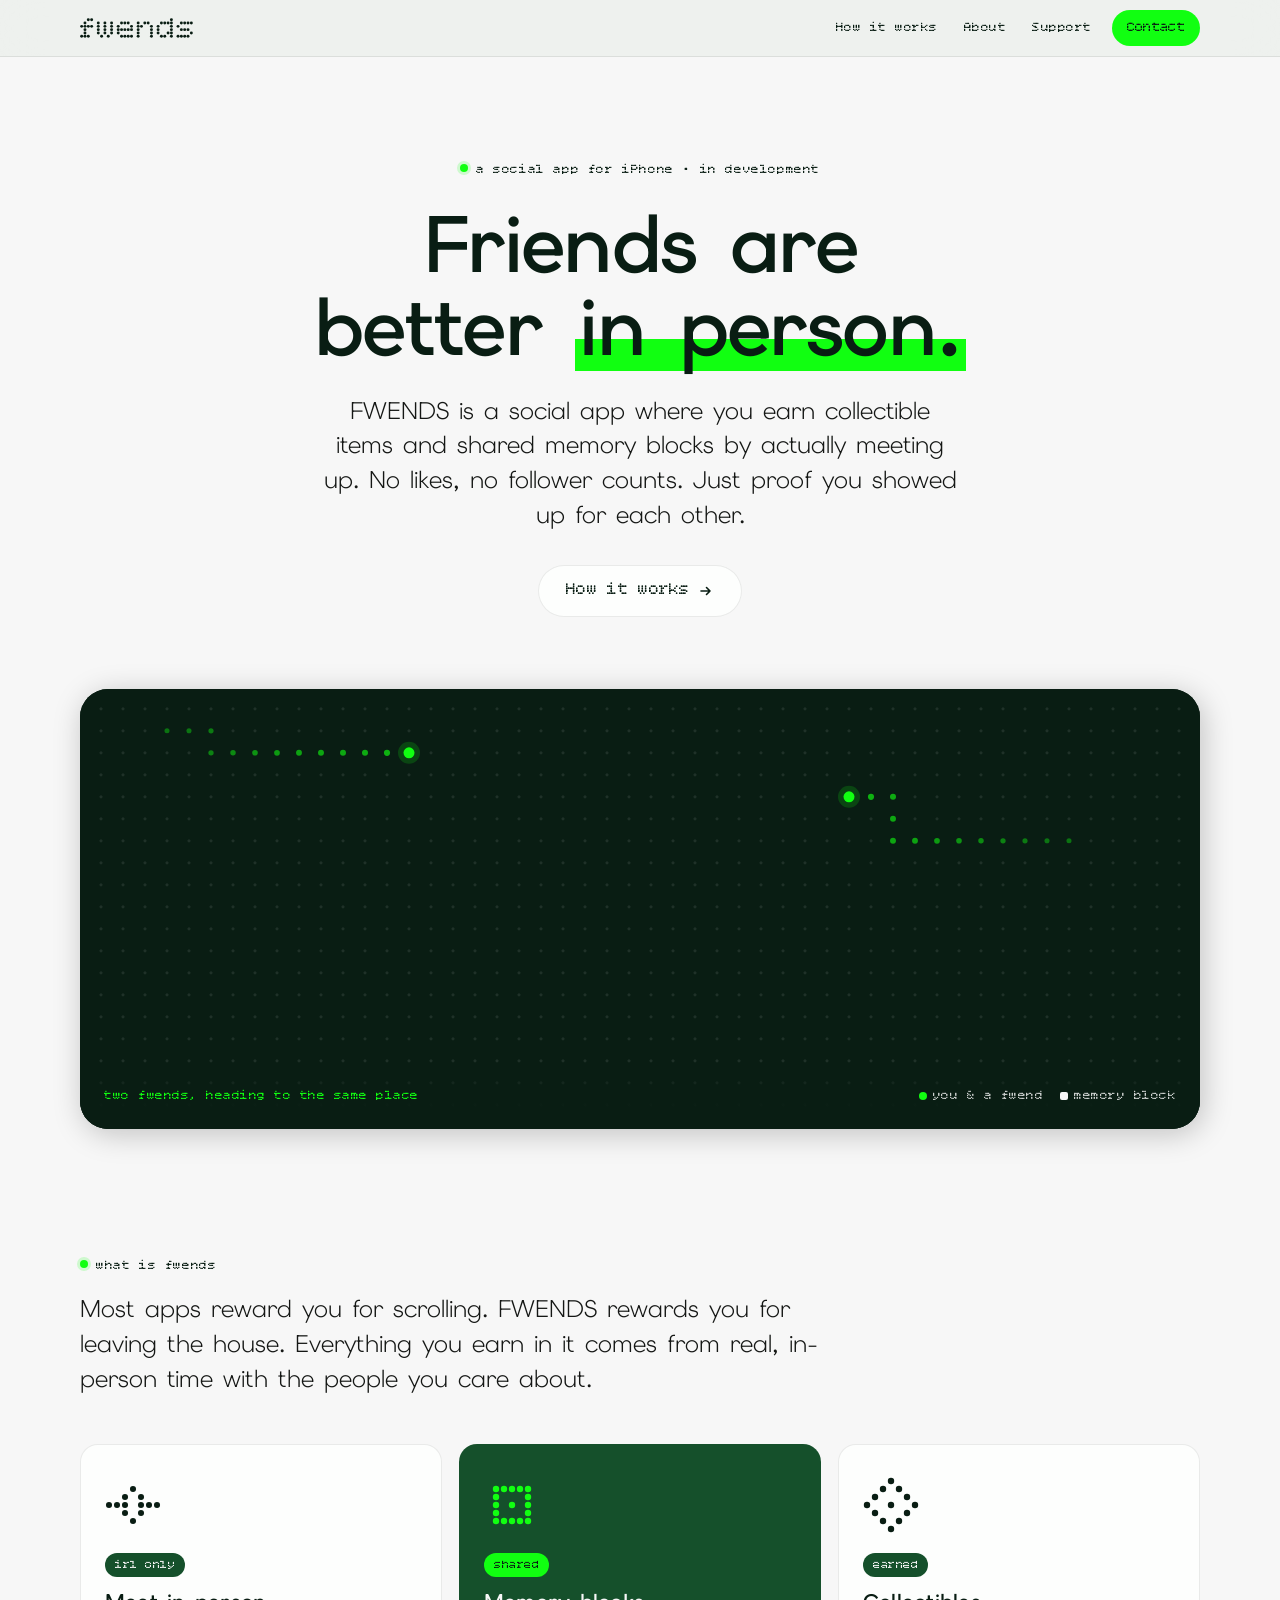
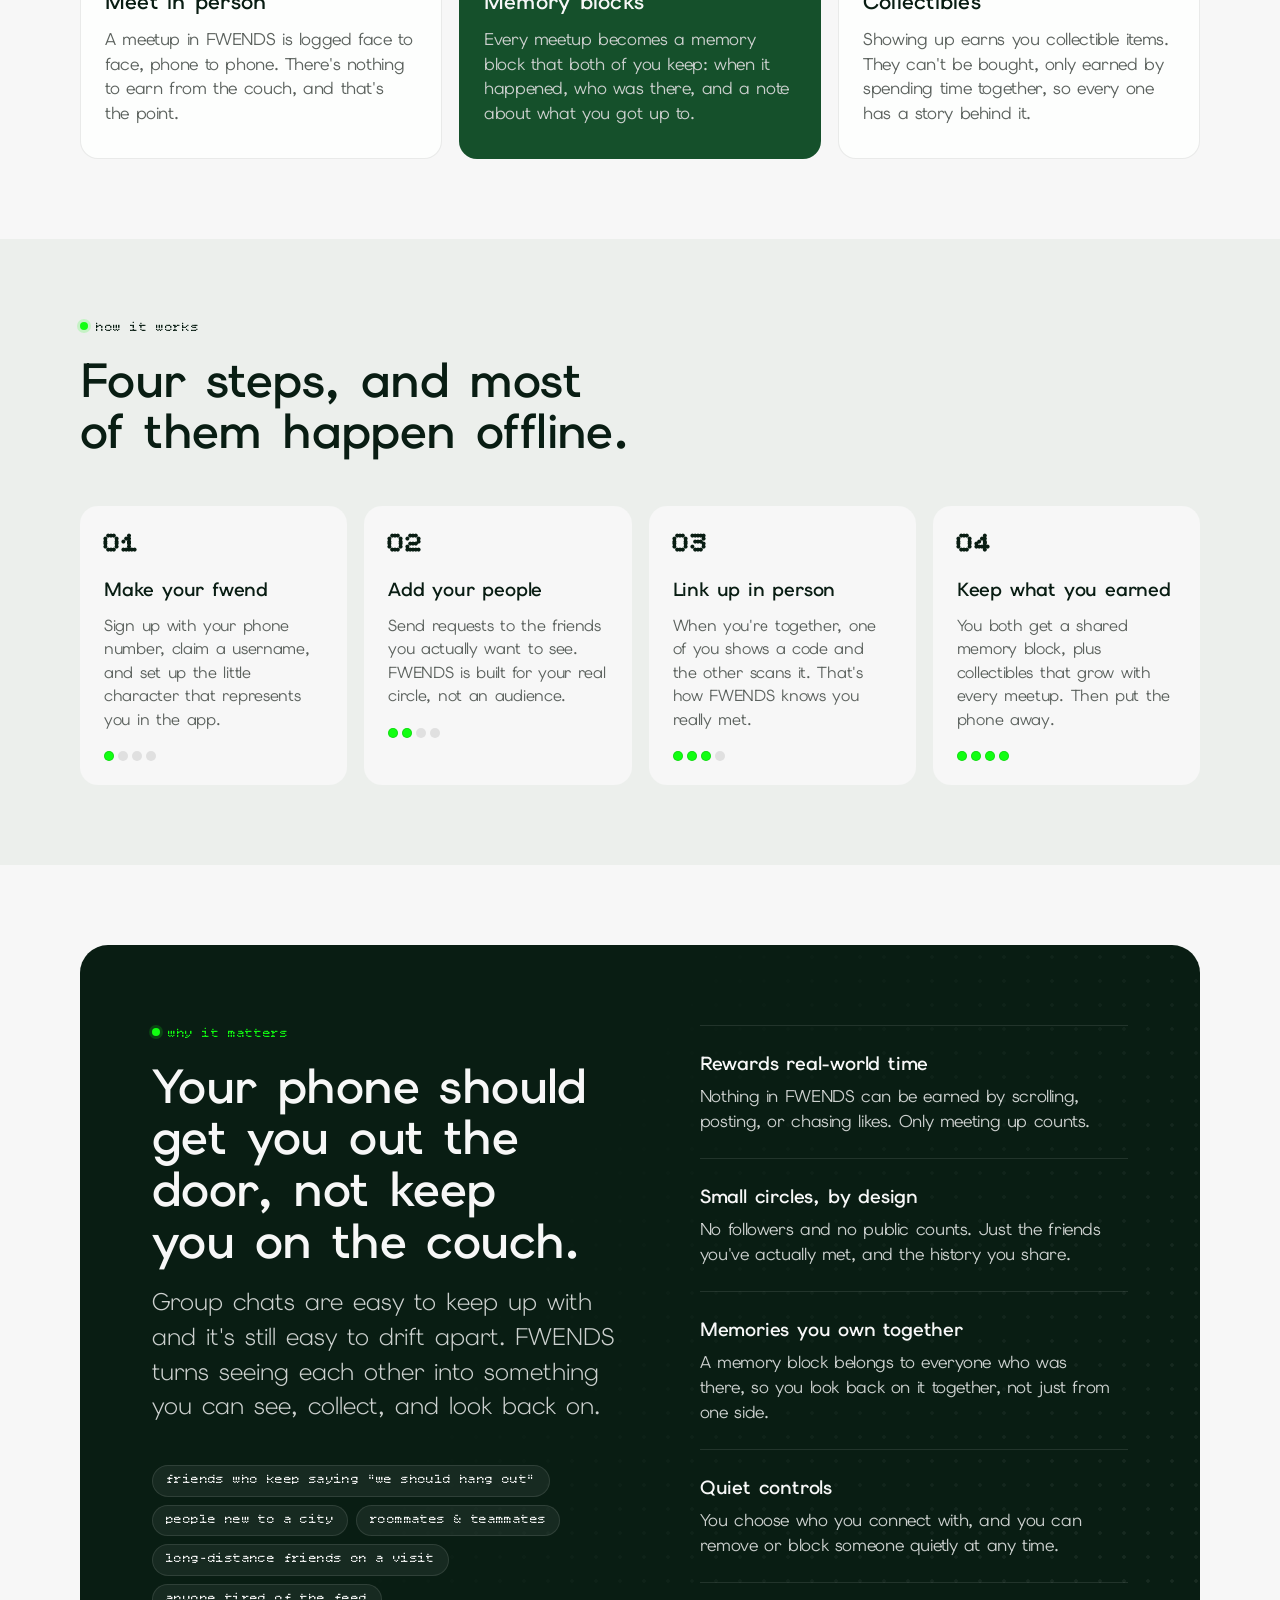
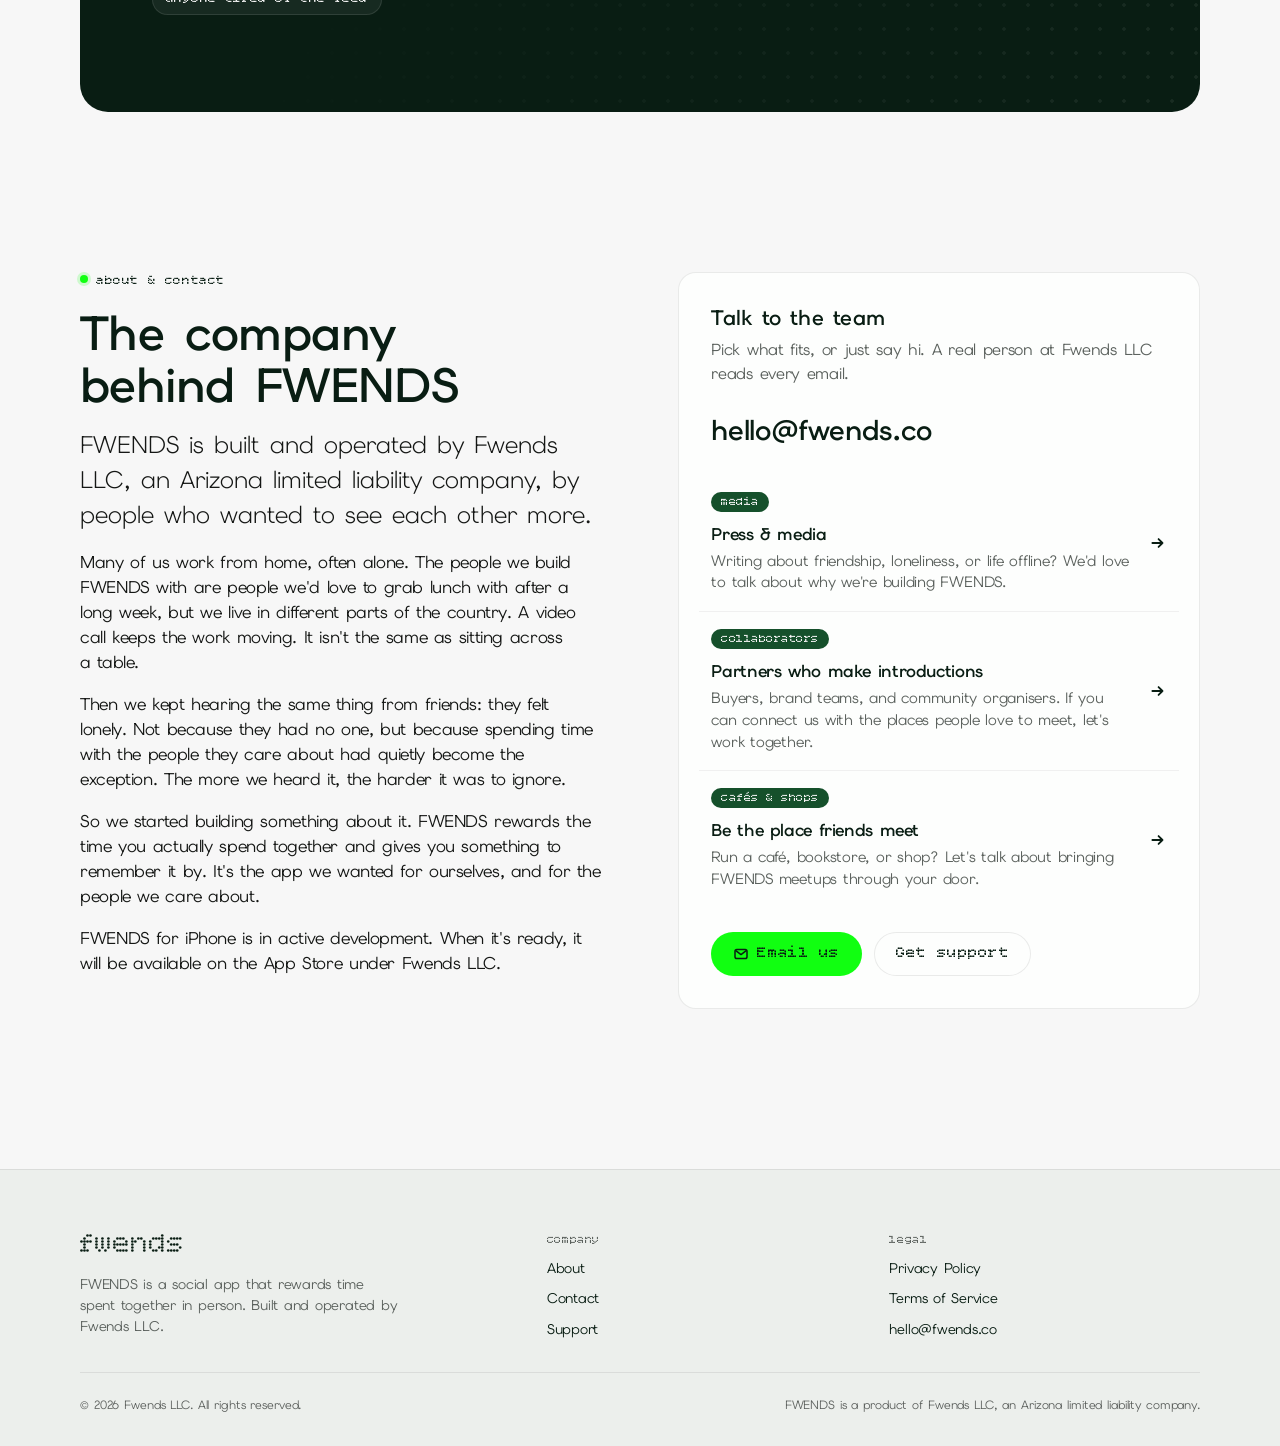
<file: index.html>
<!doctype html>
<html lang="en">
<head>
<meta charset="utf-8">
<meta name="viewport" content="width=device-width, initial-scale=1">
<title>FWENDS: meet up in person, keep the memory | Fwends LLC</title>
<meta name="description" content="FWENDS is a social app by Fwends LLC where you earn collectible items and shared memory blocks by meeting your friends in person.">
<link rel="canonical" href="https://fwends.co/">
<meta name="theme-color" content="#ecefec">
<meta name="author" content="Fwends LLC">
<link rel="icon" href="/favicon.svg" type="image/svg+xml">
<link rel="apple-touch-icon" href="/apple-touch-icon.png">
<link rel="preload" href="/assets/fonts/elms-sans.woff2" as="font" type="font/woff2" crossorigin>
<link rel="preload" href="/assets/fonts/bitcount-single.woff2" as="font" type="font/woff2" crossorigin>
<link rel="stylesheet" href="/assets/css/site.css?v=def627a1">
<meta property="og:type" content="website">
<meta property="og:site_name" content="FWENDS">
<meta property="og:title" content="FWENDS: meet up in person, keep the memory | Fwends LLC">
<meta property="og:description" content="FWENDS is a social app by Fwends LLC where you earn collectible items and shared memory blocks by meeting your friends in person.">
<meta property="og:url" content="https://fwends.co/">
<meta property="og:image" content="https://fwends.co/assets/og.png">
<meta property="og:image:width" content="1200">
<meta property="og:image:height" content="630">
<meta property="og:image:alt" content="The fwends wordmark in green dots above the line: Meet up in person. Keep the memory.">
<meta name="twitter:card" content="summary_large_image">
<meta name="twitter:title" content="FWENDS: meet up in person, keep the memory | Fwends LLC">
<meta name="twitter:description" content="FWENDS is a social app by Fwends LLC where you earn collectible items and shared memory blocks by meeting your friends in person.">
<meta name="twitter:image" content="https://fwends.co/assets/og.png">
<script src="/assets/js/site.js?v=56af5e4e" defer></script>
</head>
<body>
<a class="skip-link" href="#main">Skip to content</a>
<header class="site-header">
  <div class="container site-header__inner">
    <a class="wordmark" href="/" aria-label="FWENDS home"><svg width="113" height="20" viewBox="0 0 34 6" aria-hidden="true" focusable="false"><g fill="currentColor"><circle cx="2.5" cy="0.5" r="0.44"/><circle cx="3.5" cy="0.5" r="0.44"/><circle cx="27.5" cy="0.5" r="0.44"/><circle cx="1.5" cy="1.5" r="0.44"/><circle cx="5.5" cy="1.5" r="0.44"/><circle cx="7.5" cy="1.5" r="0.44"/><circle cx="9.5" cy="1.5" r="0.44"/><circle cx="12.5" cy="1.5" r="0.44"/><circle cx="13.5" cy="1.5" r="0.44"/><circle cx="14.5" cy="1.5" r="0.44"/><circle cx="17.5" cy="1.5" r="0.44"/><circle cx="19.5" cy="1.5" r="0.44"/><circle cx="20.5" cy="1.5" r="0.44"/><circle cx="24.5" cy="1.5" r="0.44"/><circle cx="25.5" cy="1.5" r="0.44"/><circle cx="26.5" cy="1.5" r="0.44"/><circle cx="27.5" cy="1.5" r="0.44"/><circle cx="30.5" cy="1.5" r="0.44"/><circle cx="31.5" cy="1.5" r="0.44"/><circle cx="32.5" cy="1.5" r="0.44"/><circle cx="33.5" cy="1.5" r="0.44"/><circle cx="0.5" cy="2.5" r="0.44"/><circle cx="1.5" cy="2.5" r="0.44"/><circle cx="2.5" cy="2.5" r="0.44"/><circle cx="3.5" cy="2.5" r="0.44"/><circle cx="5.5" cy="2.5" r="0.44"/><circle cx="7.5" cy="2.5" r="0.44"/><circle cx="9.5" cy="2.5" r="0.44"/><circle cx="11.5" cy="2.5" r="0.44"/><circle cx="15.5" cy="2.5" r="0.44"/><circle cx="17.5" cy="2.5" r="0.44"/><circle cx="18.5" cy="2.5" r="0.44"/><circle cx="21.5" cy="2.5" r="0.44"/><circle cx="23.5" cy="2.5" r="0.44"/><circle cx="27.5" cy="2.5" r="0.44"/><circle cx="29.5" cy="2.5" r="0.44"/><circle cx="1.5" cy="3.5" r="0.44"/><circle cx="5.5" cy="3.5" r="0.44"/><circle cx="7.5" cy="3.5" r="0.44"/><circle cx="9.5" cy="3.5" r="0.44"/><circle cx="11.5" cy="3.5" r="0.44"/><circle cx="12.5" cy="3.5" r="0.44"/><circle cx="13.5" cy="3.5" r="0.44"/><circle cx="14.5" cy="3.5" r="0.44"/><circle cx="15.5" cy="3.5" r="0.44"/><circle cx="17.5" cy="3.5" r="0.44"/><circle cx="21.5" cy="3.5" r="0.44"/><circle cx="23.5" cy="3.5" r="0.44"/><circle cx="27.5" cy="3.5" r="0.44"/><circle cx="30.5" cy="3.5" r="0.44"/><circle cx="31.5" cy="3.5" r="0.44"/><circle cx="32.5" cy="3.5" r="0.44"/><circle cx="1.5" cy="4.5" r="0.44"/><circle cx="5.5" cy="4.5" r="0.44"/><circle cx="7.5" cy="4.5" r="0.44"/><circle cx="9.5" cy="4.5" r="0.44"/><circle cx="11.5" cy="4.5" r="0.44"/><circle cx="17.5" cy="4.5" r="0.44"/><circle cx="21.5" cy="4.5" r="0.44"/><circle cx="23.5" cy="4.5" r="0.44"/><circle cx="26.5" cy="4.5" r="0.44"/><circle cx="27.5" cy="4.5" r="0.44"/><circle cx="33.5" cy="4.5" r="0.44"/><circle cx="0.5" cy="5.5" r="0.44"/><circle cx="1.5" cy="5.5" r="0.44"/><circle cx="2.5" cy="5.5" r="0.44"/><circle cx="6.5" cy="5.5" r="0.44"/><circle cx="8.5" cy="5.5" r="0.44"/><circle cx="12.5" cy="5.5" r="0.44"/><circle cx="13.5" cy="5.5" r="0.44"/><circle cx="14.5" cy="5.5" r="0.44"/><circle cx="15.5" cy="5.5" r="0.44"/><circle cx="17.5" cy="5.5" r="0.44"/><circle cx="21.5" cy="5.5" r="0.44"/><circle cx="24.5" cy="5.5" r="0.44"/><circle cx="25.5" cy="5.5" r="0.44"/><circle cx="27.5" cy="5.5" r="0.44"/><circle cx="29.5" cy="5.5" r="0.44"/><circle cx="30.5" cy="5.5" r="0.44"/><circle cx="31.5" cy="5.5" r="0.44"/><circle cx="32.5" cy="5.5" r="0.44"/></g></svg></a>
    <button class="nav-toggle" type="button" aria-controls="site-nav" aria-expanded="false" aria-label="Open menu"><span></span></button>
    <nav class="site-nav" id="site-nav" aria-label="Main">
      <ul><li><a href="/#how">How it works</a></li><li><a href="/#about">About</a></li><li><a href="/support/">Support</a></li></ul>
      <a class="btn btn--primary btn--sm" href="/#contact">Contact</a>
    </nav>
  </div>
</header>
<main id="main">

<section class="hero" aria-labelledby="hero-title">
  <div class="container">
    <div class="hero__copy">
      <span class="eyebrow">a social app for iPhone · in development</span>
      <h1 class="display-hero" id="hero-title">Friends are better <span class="hl">in person.</span></h1>
      <p class="lead">FWENDS is a social app where you earn collectible items and shared memory blocks by actually meeting up. No likes, no follower counts. Just proof you showed up for each other.</p>
      <div class="hero__actions">
        <a class="btn btn--ghost btn--lg" href="#how">How it works <svg width="16" height="16" viewBox="0 0 16 16" aria-hidden="true" focusable="false"><path d="M3 8h9M8.5 4.5 12 8l-3.5 3.5" fill="none" stroke="currentColor" stroke-width="1.6" stroke-linecap="round" stroke-linejoin="round"/></svg></a>
      </div>
    </div>

    <figure class="stage" role="img" aria-label="Illustration: two green dots travel across a dark dot grid, meet in the middle, and a square memory block forms above them.">
      <canvas id="stage-canvas" aria-hidden="true"></canvas>
      <figcaption class="stage__hud" aria-hidden="true">
        <span class="stage__status" id="stage-status">linked · in person</span>
        <span class="stage__legend"><span><i></i>you &amp; a fwend</span><span><i class="block"></i>memory block</span></span>
      </figcaption>
    </figure>
  </div>
</section>

<section class="section" id="what" aria-label="What is FWENDS">
  <div class="container">
    <div class="section-head reveal">
      <span class="eyebrow">what is fwends</span>
      <p class="lead">Most apps reward you for scrolling. FWENDS rewards you for leaving the house. Everything you earn in it comes from real, in-person time with the people you care about.</p>
    </div>
    <div class="cards">
      <article class="card card--icon reveal">
        <svg class="card__glyph" width="56" height="56" viewBox="0 0 7 7" aria-hidden="true" focusable="false"><g fill="currentColor"><circle cx="0.5" cy="3.5" r="0.38"/><circle cx="1.5" cy="3.5" r="0.38"/><circle cx="2.5" cy="3.5" r="0.38"/><circle cx="4.5" cy="3.5" r="0.38"/><circle cx="5.5" cy="3.5" r="0.38"/><circle cx="6.5" cy="3.5" r="0.38"/><circle cx="3.5" cy="1.5" r="0.38"/><circle cx="3.5" cy="5.5" r="0.38"/><circle cx="2.5" cy="2.5" r="0.38"/><circle cx="4.5" cy="2.5" r="0.38"/><circle cx="2.5" cy="4.5" r="0.38"/><circle cx="4.5" cy="4.5" r="0.38"/></g></svg>
        <span class="tag">irl only</span>
        <h3>Meet in person</h3>
        <p>A meetup in FWENDS is logged face to face, phone to phone. There's nothing to earn from the couch, and that's the point.</p>
      </article>
      <article class="card card--icon card--fernwood reveal">
        <svg class="card__glyph" width="56" height="56" viewBox="0 0 7 7" aria-hidden="true" focusable="false"><g fill="currentColor"><circle cx="1.5" cy="1.5" r="0.4"/><circle cx="1.5" cy="2.5" r="0.4"/><circle cx="1.5" cy="3.5" r="0.4"/><circle cx="1.5" cy="4.5" r="0.4"/><circle cx="1.5" cy="5.5" r="0.4"/><circle cx="2.5" cy="1.5" r="0.4"/><circle cx="2.5" cy="5.5" r="0.4"/><circle cx="3.5" cy="1.5" r="0.4"/><circle cx="3.5" cy="5.5" r="0.4"/><circle cx="4.5" cy="1.5" r="0.4"/><circle cx="4.5" cy="5.5" r="0.4"/><circle cx="5.5" cy="1.5" r="0.4"/><circle cx="5.5" cy="2.5" r="0.4"/><circle cx="5.5" cy="3.5" r="0.4"/><circle cx="5.5" cy="4.5" r="0.4"/><circle cx="5.5" cy="5.5" r="0.4"/><circle cx="3.5" cy="3.5" r="0.4"/></g></svg>
        <span class="tag">shared</span>
        <h3>Memory blocks</h3>
        <p>Every meetup becomes a memory block that both of you keep: when it happened, who was there, and a note about what you got up to.</p>
      </article>
      <article class="card card--icon reveal">
        <svg class="card__glyph" width="56" height="56" viewBox="0 0 7 7" aria-hidden="true" focusable="false"><g fill="currentColor"><circle cx="3.5" cy="0.5" r="0.4"/><circle cx="2.5" cy="1.5" r="0.4"/><circle cx="4.5" cy="1.5" r="0.4"/><circle cx="1.5" cy="2.5" r="0.4"/><circle cx="5.5" cy="2.5" r="0.4"/><circle cx="0.5" cy="3.5" r="0.4"/><circle cx="6.5" cy="3.5" r="0.4"/><circle cx="1.5" cy="4.5" r="0.4"/><circle cx="5.5" cy="4.5" r="0.4"/><circle cx="2.5" cy="5.5" r="0.4"/><circle cx="4.5" cy="5.5" r="0.4"/><circle cx="3.5" cy="6.5" r="0.4"/><circle cx="3.5" cy="3.5" r="0.4"/></g></svg>
        <span class="tag">earned</span>
        <h3>Collectibles</h3>
        <p>Showing up earns you collectible items. They can't be bought, only earned by spending time together, so every one has a story behind it.</p>
      </article>
    </div>
  </div>
</section>

<section class="section section--parchment" id="how" aria-labelledby="how-title">
  <div class="container">
    <div class="section-head reveal">
      <span class="eyebrow">how it works</span>
      <h2 class="display-lg" id="how-title">Four steps, and most of them happen offline.</h2>
    </div>
    <ol class="steps">
      <li class="step reveal">
        <h3>Make your fwend</h3>
        <p>Sign up with your phone number, claim a username, and set up the little character that represents you in the app.</p>
        <div class="step__meter" aria-hidden="true"><i class="on"></i><i class=""></i><i class=""></i><i class=""></i></div>
      </li>
      <li class="step reveal">
        <h3>Add your people</h3>
        <p>Send requests to the friends you actually want to see. FWENDS is built for your real circle, not an audience.</p>
        <div class="step__meter" aria-hidden="true"><i class="on"></i><i class="on"></i><i class=""></i><i class=""></i></div>
      </li>
      <li class="step reveal">
        <h3>Link up in person</h3>
        <p>When you're together, one of you shows a code and the other scans it. That's how FWENDS knows you really met.</p>
        <div class="step__meter" aria-hidden="true"><i class="on"></i><i class="on"></i><i class="on"></i><i class=""></i></div>
      </li>
      <li class="step reveal">
        <h3>Keep what you earned</h3>
        <p>You both get a shared memory block, plus collectibles that grow with every meetup. Then put the phone away.</p>
        <div class="step__meter" aria-hidden="true"><i class="on"></i><i class="on"></i><i class="on"></i><i class="on"></i></div>
      </li>
    </ol>
  </div>
</section>

<section class="section" id="why" aria-labelledby="why-title">
  <div class="container">
    <div class="tile-dark on-dark reveal">
      <div class="why-grid">
        <div class="section-head">
          <span class="eyebrow">why it matters</span>
          <h2 class="display-lg" id="why-title">Your phone should get you out the door, not keep you on the couch.</h2>
          <p class="lead" style="color:var(--color-body-muted)">Group chats are easy to keep up with and it's still easy to drift apart. FWENDS turns seeing each other into something you can see, collect, and look back on.</p>
          <ul class="for-who" aria-label="Who FWENDS is for">
            <li>friends who keep saying "we should hang out"</li>
            <li>people new to a city</li>
            <li>roommates &amp; teammates</li>
            <li>long-distance friends on a visit</li>
            <li>anyone tired of the feed</li>
          </ul>
        </div>
        <ul class="why-list">
          <li>
            <h3>Rewards real-world time</h3>
            <p>Nothing in FWENDS can be earned by scrolling, posting, or chasing likes. Only meeting up counts.</p>
          </li>
          <li>
            <h3>Small circles, by design</h3>
            <p>No followers and no public counts. Just the friends you've actually met, and the history you share.</p>
          </li>
          <li>
            <h3>Memories you own together</h3>
            <p>A memory block belongs to everyone who was there, so you look back on it together, not just from one side.</p>
          </li>
          <li>
            <h3>Quiet controls</h3>
            <p>You choose who you connect with, and you can remove or block someone quietly at any time.</p>
          </li>
        </ul>
      </div>
    </div>
  </div>
</section>

<section class="section" id="about" aria-labelledby="about-title">
  <div class="container split">
    <div class="prose-block reveal">
      <span class="eyebrow">about &amp; contact</span>
      <h2 class="display-lg" id="about-title">The company behind FWENDS</h2>
      <p class="lead">FWENDS is built and operated by Fwends LLC, an Arizona limited liability company, by people who wanted to see each other more.</p>
      <p>Many of us work from home, often alone. The people we build FWENDS with are people we'd love to grab lunch with after a long week, but we live in different parts of the country. A video call keeps the work moving. It isn't the same as sitting across a table.</p>
      <p>Then we kept hearing the same thing from friends: they felt lonely. Not because they had no one, but because spending time with the people they care about had quietly become the exception. The more we heard it, the harder it was to ignore.</p>
      <p>So we started building something about it. FWENDS rewards the time you actually spend together and gives you something to remember it by. It's the app we wanted for ourselves, and for the people we care about.</p>
      <p class="muted">FWENDS for iPhone is in active development. When it's ready, it will be available on the App Store under Fwends LLC.</p>
    </div>
    <div class="contact-card reveal" id="contact">
      <div class="contact-card__head">
        <h3 class="tagline" id="contact-title">Talk to the team</h3>
        <p class="muted">Pick what fits, or just say hi. A real person at Fwends LLC reads every email.</p>
      </div>
      <a class="email" href="mailto:hello@fwends.co">hello@fwends.co</a>
      <ul class="reasons" aria-label="Reasons to get in touch">
        <li>
          <a class="reason" href="mailto:hello@fwends.co?subject=Press%20%26%20media">
            <span class="reason__label">media</span>
            <span class="reason__title">Press &amp; media</span>
            <span class="reason__text">Writing about friendship, loneliness, or life offline? We'd love to talk about why we're building FWENDS.</span>
            <svg class="reason__arrow" width="18" height="18" viewBox="0 0 16 16" aria-hidden="true" focusable="false"><path d="M3 8h9M8.5 4.5 12 8l-3.5 3.5" fill="none" stroke="currentColor" stroke-width="1.6" stroke-linecap="round" stroke-linejoin="round"/></svg>
          </a>
        </li>
        <li>
          <a class="reason" href="mailto:hello@fwends.co?subject=Collaboration">
            <span class="reason__label">collaborators</span>
            <span class="reason__title">Partners who make introductions</span>
            <span class="reason__text">Buyers, brand teams, and community organisers. If you can connect us with the places people love to meet, let's work together.</span>
            <svg class="reason__arrow" width="18" height="18" viewBox="0 0 16 16" aria-hidden="true" focusable="false"><path d="M3 8h9M8.5 4.5 12 8l-3.5 3.5" fill="none" stroke="currentColor" stroke-width="1.6" stroke-linecap="round" stroke-linejoin="round"/></svg>
          </a>
        </li>
        <li>
          <a class="reason" href="mailto:hello@fwends.co?subject=Cafés%20%26%20shops">
            <span class="reason__label">cafés &amp; shops</span>
            <span class="reason__title">Be the place friends meet</span>
            <span class="reason__text">Run a café, bookstore, or shop? Let's talk about bringing FWENDS meetups through your door.</span>
            <svg class="reason__arrow" width="18" height="18" viewBox="0 0 16 16" aria-hidden="true" focusable="false"><path d="M3 8h9M8.5 4.5 12 8l-3.5 3.5" fill="none" stroke="currentColor" stroke-width="1.6" stroke-linecap="round" stroke-linejoin="round"/></svg>
          </a>
        </li>
      </ul>
      <div class="row-actions">
        <a class="btn btn--primary" href="mailto:hello@fwends.co"><svg width="16" height="16" viewBox="0 0 16 16" aria-hidden="true" focusable="false"><rect x="2" y="3.5" width="12" height="9" rx="1.8" fill="none" stroke="currentColor" stroke-width="1.5"/><path d="m2.8 4.6 5.2 4 5.2-4" fill="none" stroke="currentColor" stroke-width="1.5" stroke-linejoin="round"/></svg> Email us</a>
        <a class="btn btn--ghost" href="/support/">Get support</a>
      </div>
    </div>
  </div>
</section>


</main>
<footer class="site-footer">
  <div class="container">
    <div class="site-footer__top">
      <div class="site-footer__brand">
        <a class="wordmark" href="/" aria-label="FWENDS home"><svg width="113" height="20" viewBox="0 0 34 6" aria-hidden="true" focusable="false"><g fill="currentColor"><circle cx="2.5" cy="0.5" r="0.44"/><circle cx="3.5" cy="0.5" r="0.44"/><circle cx="27.5" cy="0.5" r="0.44"/><circle cx="1.5" cy="1.5" r="0.44"/><circle cx="5.5" cy="1.5" r="0.44"/><circle cx="7.5" cy="1.5" r="0.44"/><circle cx="9.5" cy="1.5" r="0.44"/><circle cx="12.5" cy="1.5" r="0.44"/><circle cx="13.5" cy="1.5" r="0.44"/><circle cx="14.5" cy="1.5" r="0.44"/><circle cx="17.5" cy="1.5" r="0.44"/><circle cx="19.5" cy="1.5" r="0.44"/><circle cx="20.5" cy="1.5" r="0.44"/><circle cx="24.5" cy="1.5" r="0.44"/><circle cx="25.5" cy="1.5" r="0.44"/><circle cx="26.5" cy="1.5" r="0.44"/><circle cx="27.5" cy="1.5" r="0.44"/><circle cx="30.5" cy="1.5" r="0.44"/><circle cx="31.5" cy="1.5" r="0.44"/><circle cx="32.5" cy="1.5" r="0.44"/><circle cx="33.5" cy="1.5" r="0.44"/><circle cx="0.5" cy="2.5" r="0.44"/><circle cx="1.5" cy="2.5" r="0.44"/><circle cx="2.5" cy="2.5" r="0.44"/><circle cx="3.5" cy="2.5" r="0.44"/><circle cx="5.5" cy="2.5" r="0.44"/><circle cx="7.5" cy="2.5" r="0.44"/><circle cx="9.5" cy="2.5" r="0.44"/><circle cx="11.5" cy="2.5" r="0.44"/><circle cx="15.5" cy="2.5" r="0.44"/><circle cx="17.5" cy="2.5" r="0.44"/><circle cx="18.5" cy="2.5" r="0.44"/><circle cx="21.5" cy="2.5" r="0.44"/><circle cx="23.5" cy="2.5" r="0.44"/><circle cx="27.5" cy="2.5" r="0.44"/><circle cx="29.5" cy="2.5" r="0.44"/><circle cx="1.5" cy="3.5" r="0.44"/><circle cx="5.5" cy="3.5" r="0.44"/><circle cx="7.5" cy="3.5" r="0.44"/><circle cx="9.5" cy="3.5" r="0.44"/><circle cx="11.5" cy="3.5" r="0.44"/><circle cx="12.5" cy="3.5" r="0.44"/><circle cx="13.5" cy="3.5" r="0.44"/><circle cx="14.5" cy="3.5" r="0.44"/><circle cx="15.5" cy="3.5" r="0.44"/><circle cx="17.5" cy="3.5" r="0.44"/><circle cx="21.5" cy="3.5" r="0.44"/><circle cx="23.5" cy="3.5" r="0.44"/><circle cx="27.5" cy="3.5" r="0.44"/><circle cx="30.5" cy="3.5" r="0.44"/><circle cx="31.5" cy="3.5" r="0.44"/><circle cx="32.5" cy="3.5" r="0.44"/><circle cx="1.5" cy="4.5" r="0.44"/><circle cx="5.5" cy="4.5" r="0.44"/><circle cx="7.5" cy="4.5" r="0.44"/><circle cx="9.5" cy="4.5" r="0.44"/><circle cx="11.5" cy="4.5" r="0.44"/><circle cx="17.5" cy="4.5" r="0.44"/><circle cx="21.5" cy="4.5" r="0.44"/><circle cx="23.5" cy="4.5" r="0.44"/><circle cx="26.5" cy="4.5" r="0.44"/><circle cx="27.5" cy="4.5" r="0.44"/><circle cx="33.5" cy="4.5" r="0.44"/><circle cx="0.5" cy="5.5" r="0.44"/><circle cx="1.5" cy="5.5" r="0.44"/><circle cx="2.5" cy="5.5" r="0.44"/><circle cx="6.5" cy="5.5" r="0.44"/><circle cx="8.5" cy="5.5" r="0.44"/><circle cx="12.5" cy="5.5" r="0.44"/><circle cx="13.5" cy="5.5" r="0.44"/><circle cx="14.5" cy="5.5" r="0.44"/><circle cx="15.5" cy="5.5" r="0.44"/><circle cx="17.5" cy="5.5" r="0.44"/><circle cx="21.5" cy="5.5" r="0.44"/><circle cx="24.5" cy="5.5" r="0.44"/><circle cx="25.5" cy="5.5" r="0.44"/><circle cx="27.5" cy="5.5" r="0.44"/><circle cx="29.5" cy="5.5" r="0.44"/><circle cx="30.5" cy="5.5" r="0.44"/><circle cx="31.5" cy="5.5" r="0.44"/><circle cx="32.5" cy="5.5" r="0.44"/></g></svg></a>
        <p class="site-footer__blurb">FWENDS is a social app that rewards time spent together in person. Built and operated by Fwends LLC.</p>
      </div>
      <div>
        <h2>company</h2>
        <ul>
          <li><a href="/#about">About</a></li>
          <li><a href="/#contact">Contact</a></li>
          <li><a href="/support/">Support</a></li>
        </ul>
      </div>
      <div>
        <h2>legal</h2>
        <ul>
          <li><a href="/privacy/">Privacy Policy</a></li>
          <li><a href="/terms/">Terms of Service</a></li>
          <li><a href="mailto:hello@fwends.co">hello@fwends.co</a></li>
        </ul>
      </div>
    </div>
    <div class="site-footer__legal">
      <p>&copy; 2026 Fwends LLC. All rights reserved.</p>
      <p>FWENDS is a product of Fwends LLC, an Arizona limited liability company.</p>
    </div>
  </div>
</footer>
</body>
</html>
</file>
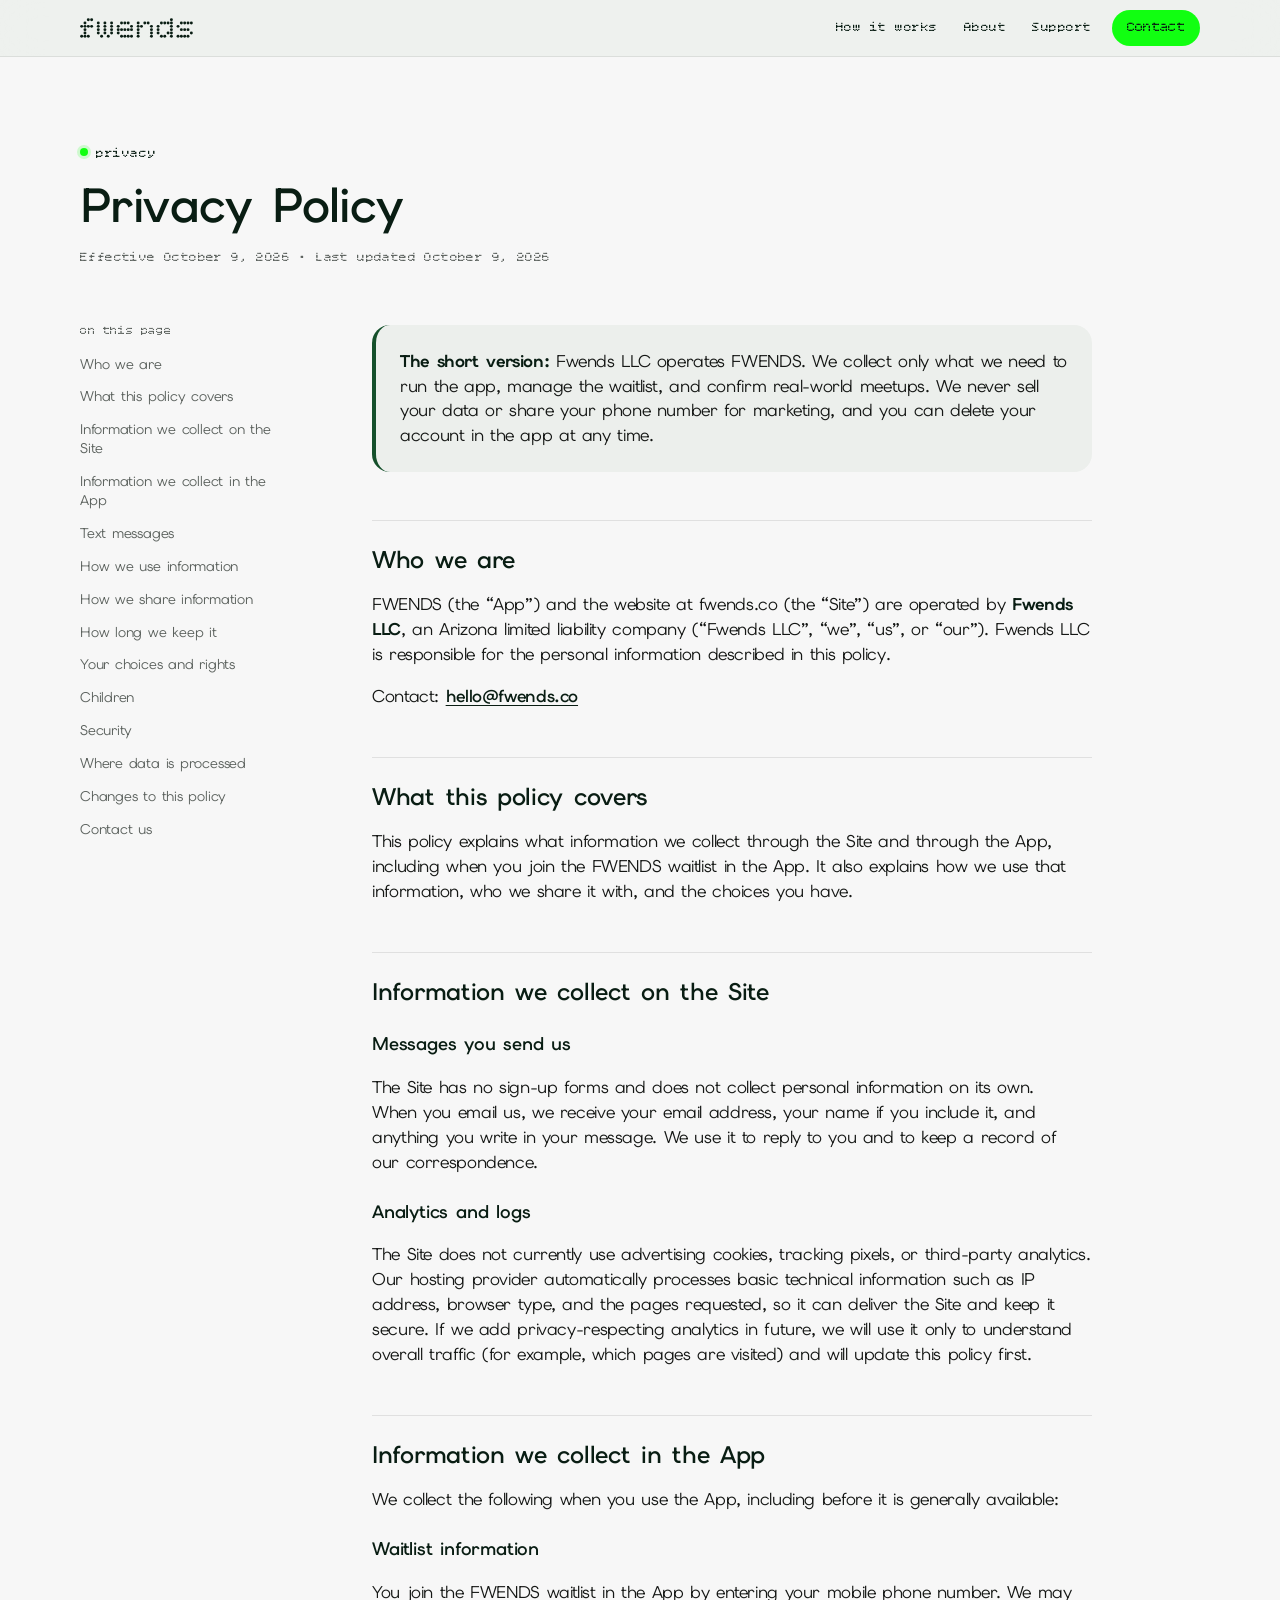
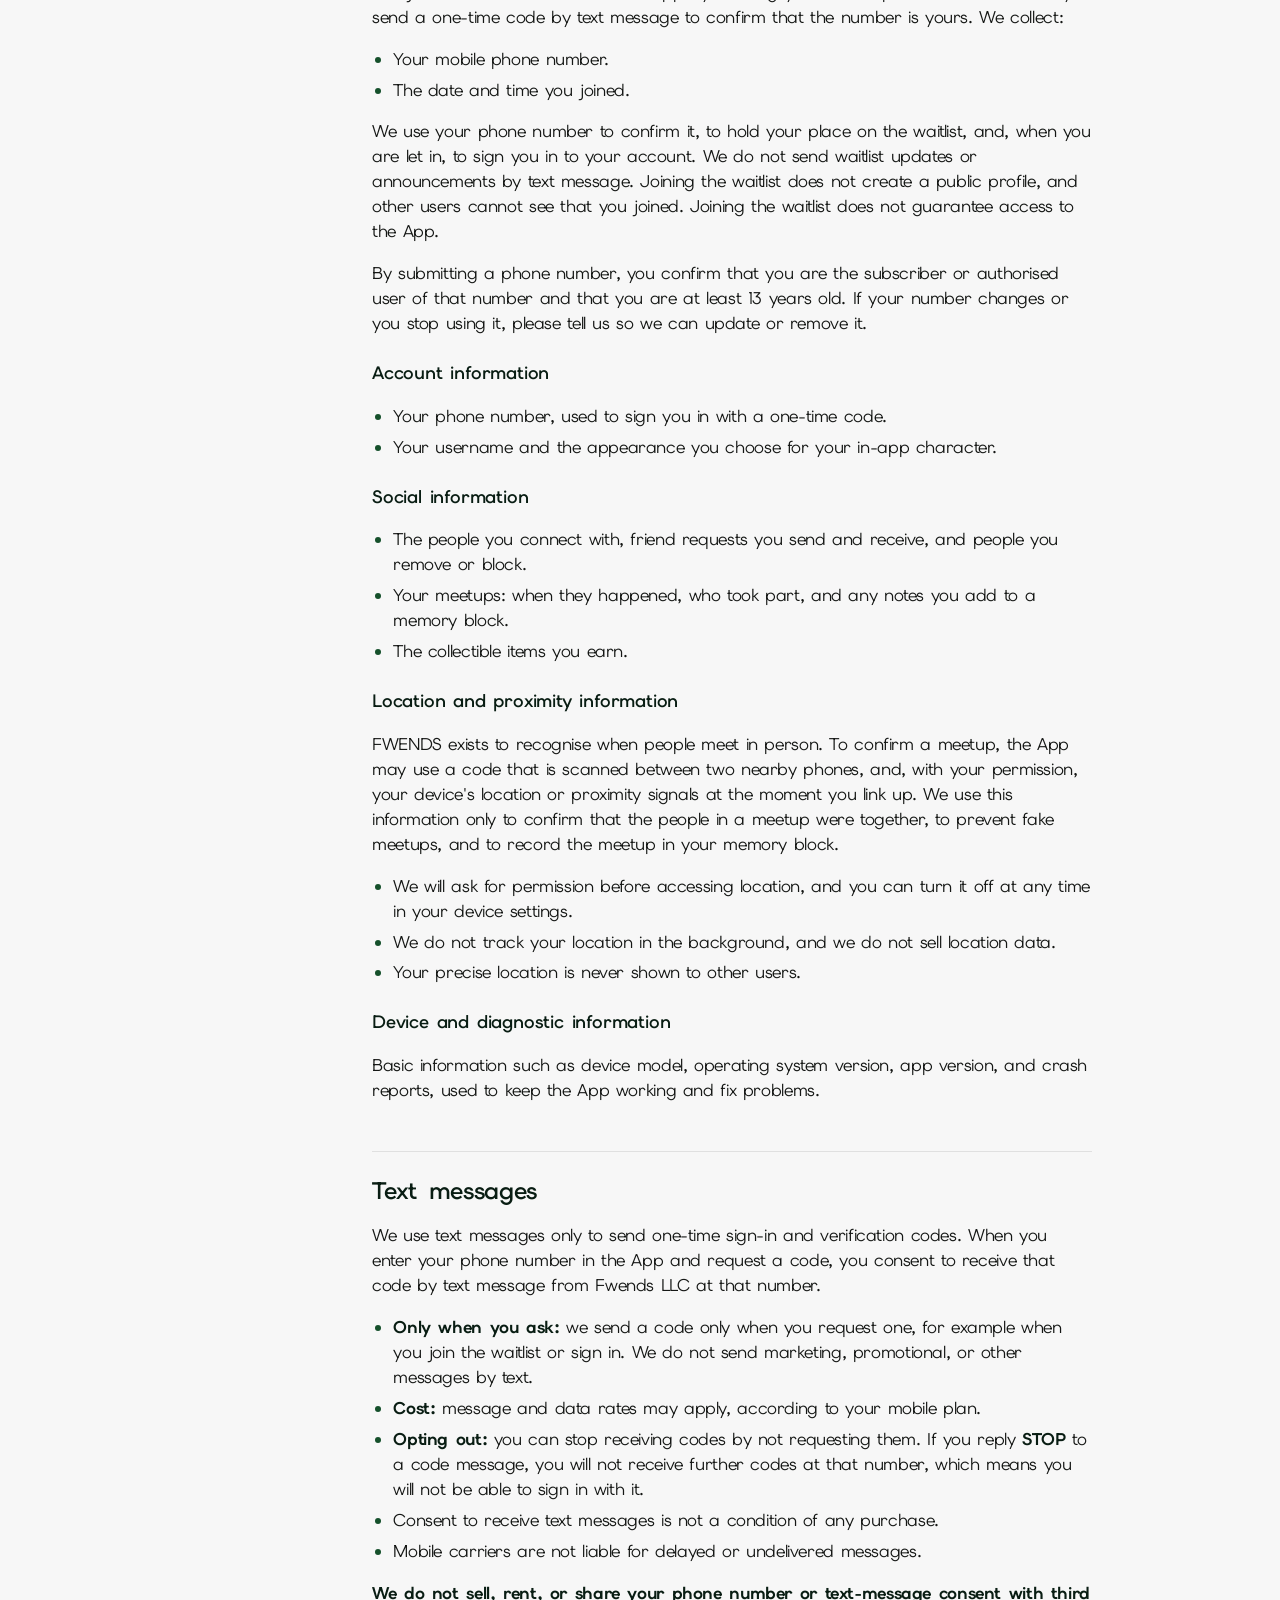
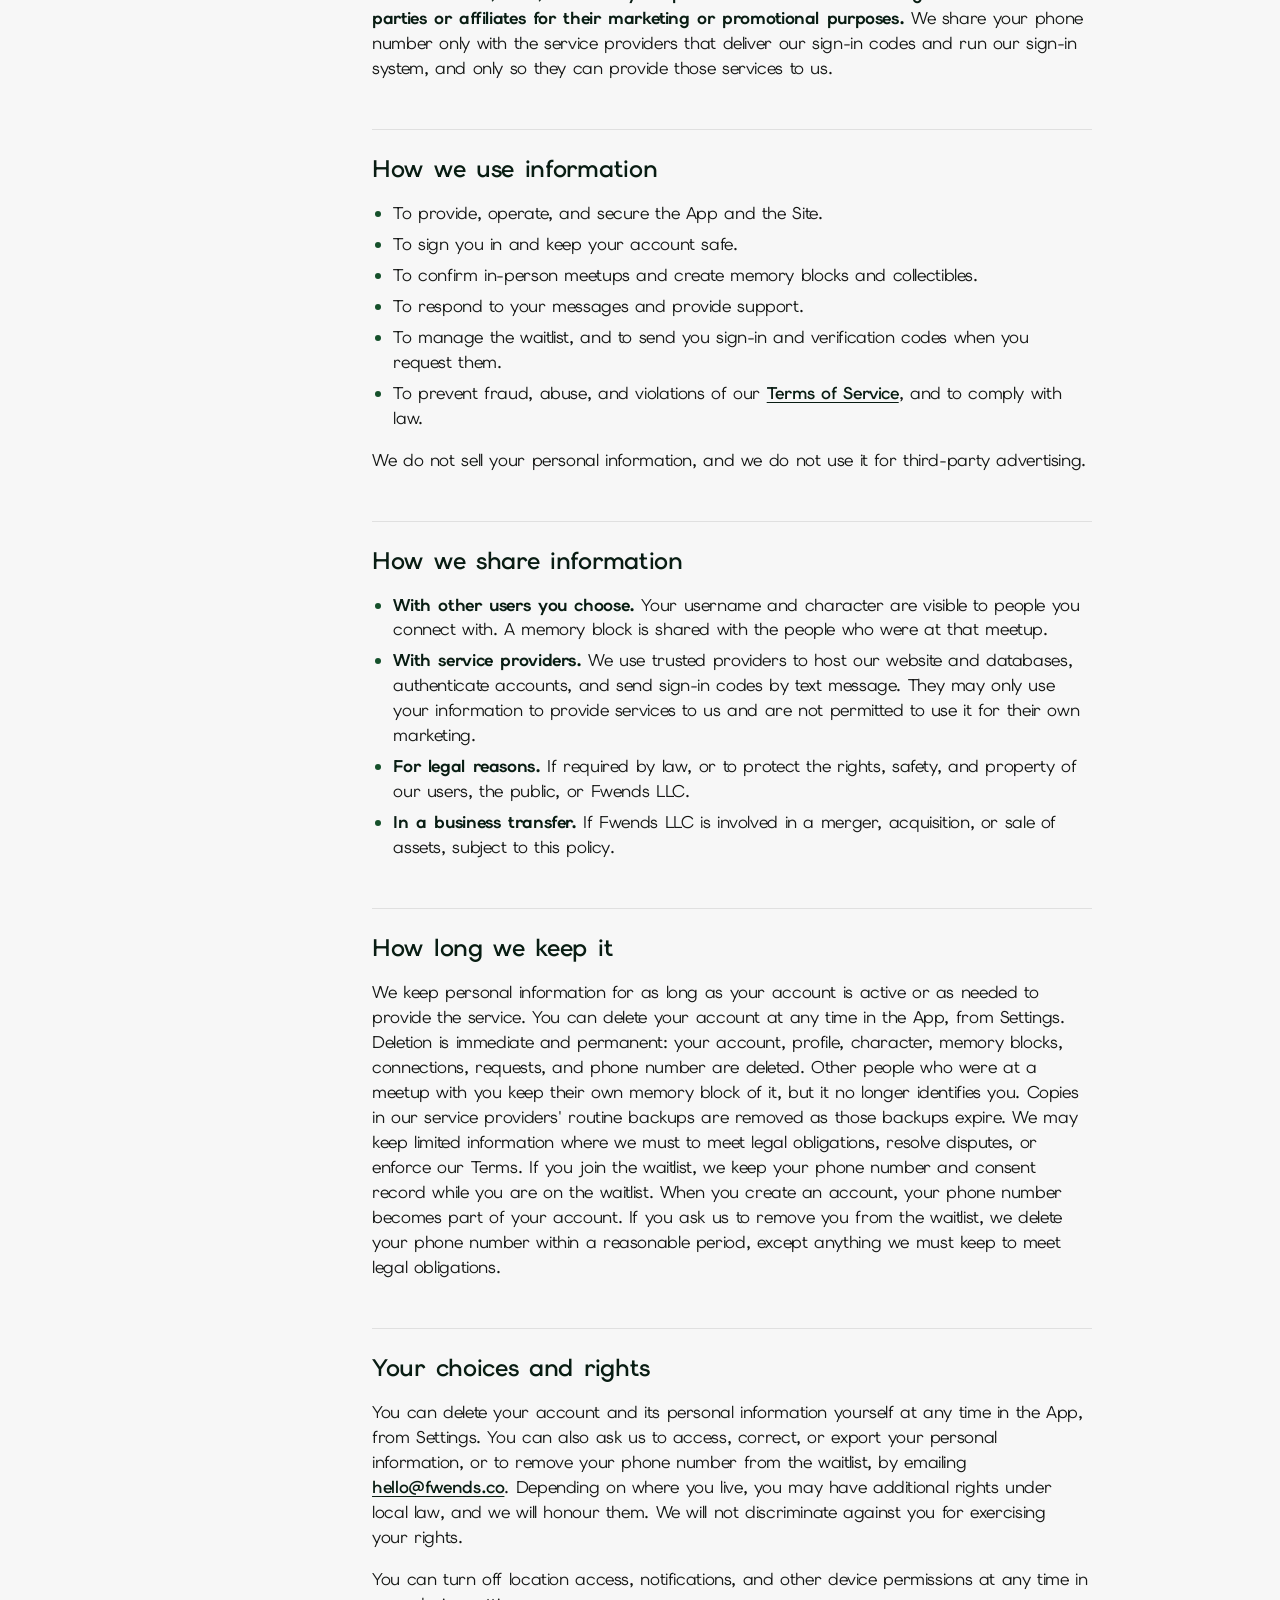
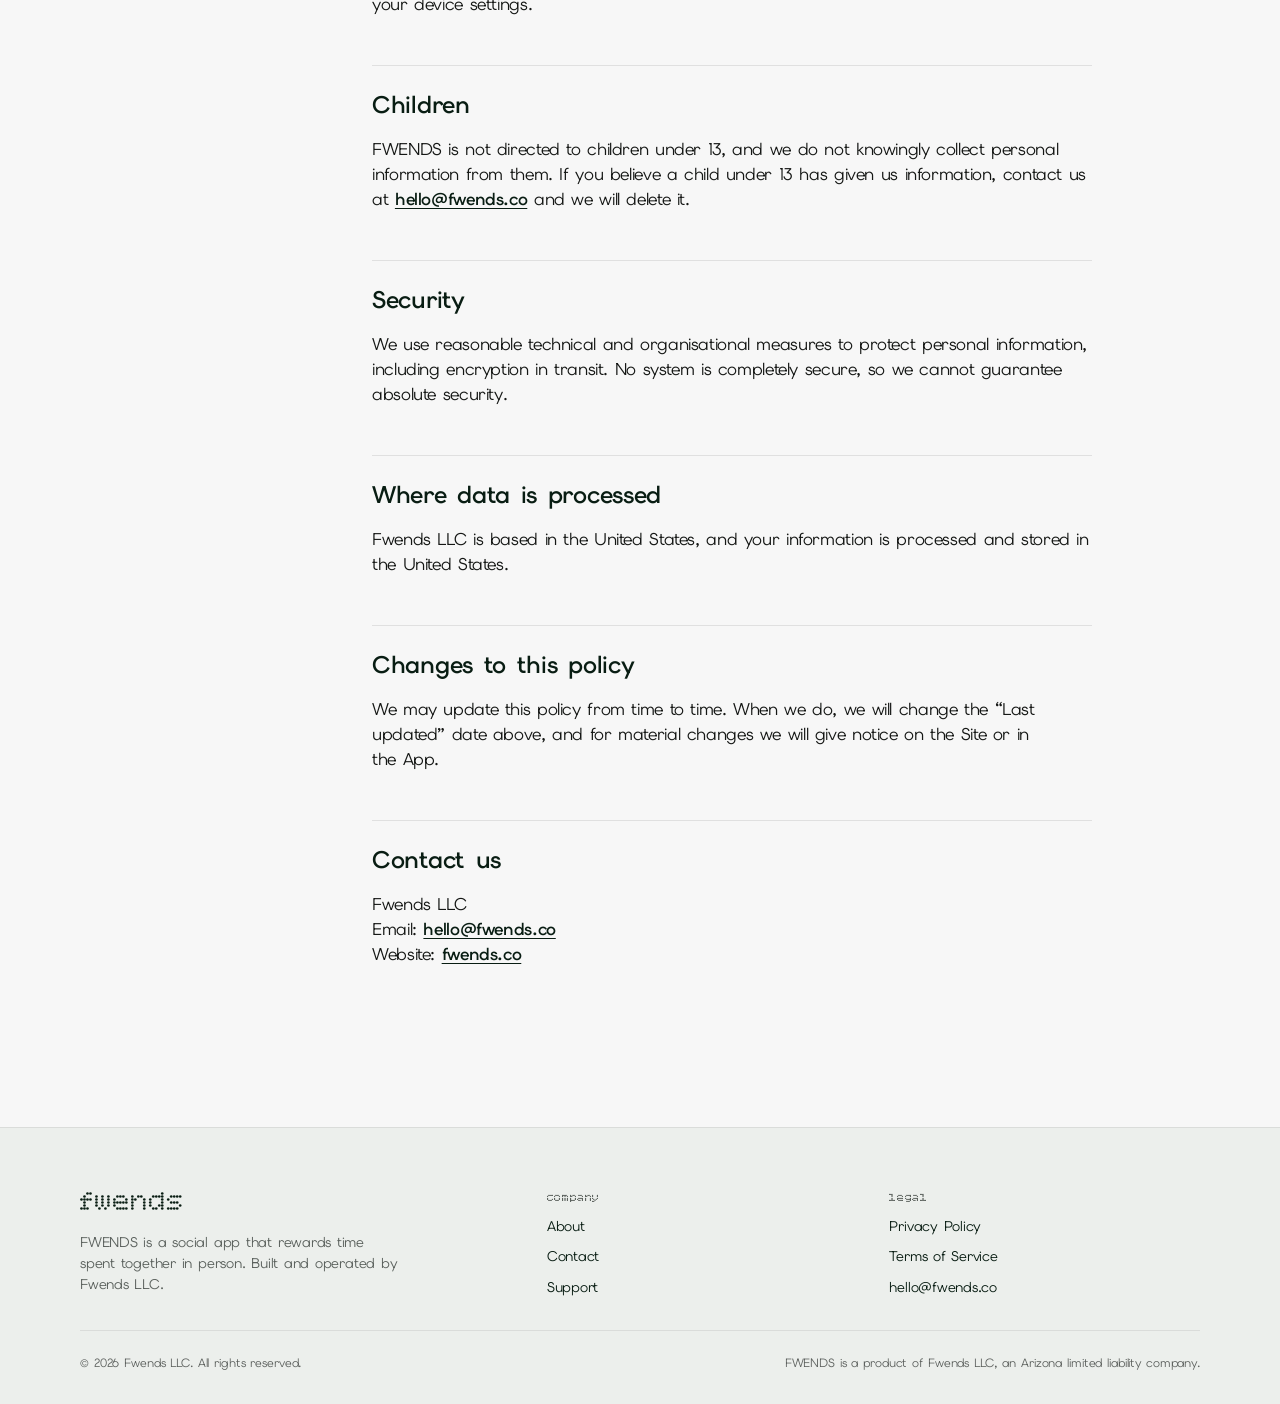
<file: privacy/index.html>
<!doctype html>
<!-- DRAFT — needs legal review before app launch. Internal note; not shown on the page. -->
<html lang="en">
<head>
<meta charset="utf-8">
<meta name="viewport" content="width=device-width, initial-scale=1">
<title>Privacy Policy | FWENDS by Fwends LLC</title>
<meta name="description" content="How Fwends LLC collects, uses, and protects information through the FWENDS app and fwends.co, including waitlist phone numbers, account, and location data.">
<link rel="canonical" href="https://fwends.co/privacy/">
<meta name="theme-color" content="#ecefec">
<meta name="author" content="Fwends LLC">
<link rel="icon" href="/favicon.svg" type="image/svg+xml">
<link rel="apple-touch-icon" href="/apple-touch-icon.png">
<link rel="preload" href="/assets/fonts/elms-sans.woff2" as="font" type="font/woff2" crossorigin>
<link rel="preload" href="/assets/fonts/bitcount-single.woff2" as="font" type="font/woff2" crossorigin>
<link rel="stylesheet" href="/assets/css/site.css?v=def627a1">
<meta property="og:type" content="website">
<meta property="og:site_name" content="FWENDS">
<meta property="og:title" content="Privacy Policy | FWENDS by Fwends LLC">
<meta property="og:description" content="How Fwends LLC collects, uses, and protects information through the FWENDS app and fwends.co, including waitlist phone numbers, account, and location data.">
<meta property="og:url" content="https://fwends.co/privacy/">
<meta property="og:image" content="https://fwends.co/assets/og.png">
<meta property="og:image:width" content="1200">
<meta property="og:image:height" content="630">
<meta property="og:image:alt" content="The fwends wordmark in green dots above the line: Meet up in person. Keep the memory.">
<meta name="twitter:card" content="summary_large_image">
<meta name="twitter:title" content="Privacy Policy | FWENDS by Fwends LLC">
<meta name="twitter:description" content="How Fwends LLC collects, uses, and protects information through the FWENDS app and fwends.co, including waitlist phone numbers, account, and location data.">
<meta name="twitter:image" content="https://fwends.co/assets/og.png">
<script src="/assets/js/site.js?v=56af5e4e" defer></script>
</head>
<body>
<a class="skip-link" href="#main">Skip to content</a>
<header class="site-header">
  <div class="container site-header__inner">
    <a class="wordmark" href="/" aria-label="FWENDS home"><svg width="113" height="20" viewBox="0 0 34 6" aria-hidden="true" focusable="false"><g fill="currentColor"><circle cx="2.5" cy="0.5" r="0.44"/><circle cx="3.5" cy="0.5" r="0.44"/><circle cx="27.5" cy="0.5" r="0.44"/><circle cx="1.5" cy="1.5" r="0.44"/><circle cx="5.5" cy="1.5" r="0.44"/><circle cx="7.5" cy="1.5" r="0.44"/><circle cx="9.5" cy="1.5" r="0.44"/><circle cx="12.5" cy="1.5" r="0.44"/><circle cx="13.5" cy="1.5" r="0.44"/><circle cx="14.5" cy="1.5" r="0.44"/><circle cx="17.5" cy="1.5" r="0.44"/><circle cx="19.5" cy="1.5" r="0.44"/><circle cx="20.5" cy="1.5" r="0.44"/><circle cx="24.5" cy="1.5" r="0.44"/><circle cx="25.5" cy="1.5" r="0.44"/><circle cx="26.5" cy="1.5" r="0.44"/><circle cx="27.5" cy="1.5" r="0.44"/><circle cx="30.5" cy="1.5" r="0.44"/><circle cx="31.5" cy="1.5" r="0.44"/><circle cx="32.5" cy="1.5" r="0.44"/><circle cx="33.5" cy="1.5" r="0.44"/><circle cx="0.5" cy="2.5" r="0.44"/><circle cx="1.5" cy="2.5" r="0.44"/><circle cx="2.5" cy="2.5" r="0.44"/><circle cx="3.5" cy="2.5" r="0.44"/><circle cx="5.5" cy="2.5" r="0.44"/><circle cx="7.5" cy="2.5" r="0.44"/><circle cx="9.5" cy="2.5" r="0.44"/><circle cx="11.5" cy="2.5" r="0.44"/><circle cx="15.5" cy="2.5" r="0.44"/><circle cx="17.5" cy="2.5" r="0.44"/><circle cx="18.5" cy="2.5" r="0.44"/><circle cx="21.5" cy="2.5" r="0.44"/><circle cx="23.5" cy="2.5" r="0.44"/><circle cx="27.5" cy="2.5" r="0.44"/><circle cx="29.5" cy="2.5" r="0.44"/><circle cx="1.5" cy="3.5" r="0.44"/><circle cx="5.5" cy="3.5" r="0.44"/><circle cx="7.5" cy="3.5" r="0.44"/><circle cx="9.5" cy="3.5" r="0.44"/><circle cx="11.5" cy="3.5" r="0.44"/><circle cx="12.5" cy="3.5" r="0.44"/><circle cx="13.5" cy="3.5" r="0.44"/><circle cx="14.5" cy="3.5" r="0.44"/><circle cx="15.5" cy="3.5" r="0.44"/><circle cx="17.5" cy="3.5" r="0.44"/><circle cx="21.5" cy="3.5" r="0.44"/><circle cx="23.5" cy="3.5" r="0.44"/><circle cx="27.5" cy="3.5" r="0.44"/><circle cx="30.5" cy="3.5" r="0.44"/><circle cx="31.5" cy="3.5" r="0.44"/><circle cx="32.5" cy="3.5" r="0.44"/><circle cx="1.5" cy="4.5" r="0.44"/><circle cx="5.5" cy="4.5" r="0.44"/><circle cx="7.5" cy="4.5" r="0.44"/><circle cx="9.5" cy="4.5" r="0.44"/><circle cx="11.5" cy="4.5" r="0.44"/><circle cx="17.5" cy="4.5" r="0.44"/><circle cx="21.5" cy="4.5" r="0.44"/><circle cx="23.5" cy="4.5" r="0.44"/><circle cx="26.5" cy="4.5" r="0.44"/><circle cx="27.5" cy="4.5" r="0.44"/><circle cx="33.5" cy="4.5" r="0.44"/><circle cx="0.5" cy="5.5" r="0.44"/><circle cx="1.5" cy="5.5" r="0.44"/><circle cx="2.5" cy="5.5" r="0.44"/><circle cx="6.5" cy="5.5" r="0.44"/><circle cx="8.5" cy="5.5" r="0.44"/><circle cx="12.5" cy="5.5" r="0.44"/><circle cx="13.5" cy="5.5" r="0.44"/><circle cx="14.5" cy="5.5" r="0.44"/><circle cx="15.5" cy="5.5" r="0.44"/><circle cx="17.5" cy="5.5" r="0.44"/><circle cx="21.5" cy="5.5" r="0.44"/><circle cx="24.5" cy="5.5" r="0.44"/><circle cx="25.5" cy="5.5" r="0.44"/><circle cx="27.5" cy="5.5" r="0.44"/><circle cx="29.5" cy="5.5" r="0.44"/><circle cx="30.5" cy="5.5" r="0.44"/><circle cx="31.5" cy="5.5" r="0.44"/><circle cx="32.5" cy="5.5" r="0.44"/></g></svg></a>
    <button class="nav-toggle" type="button" aria-controls="site-nav" aria-expanded="false" aria-label="Open menu"><span></span></button>
    <nav class="site-nav" id="site-nav" aria-label="Main">
      <ul><li><a href="/#how">How it works</a></li><li><a href="/#about">About</a></li><li><a href="/support/">Support</a></li></ul>
      <a class="btn btn--primary btn--sm" href="/#contact">Contact</a>
    </nav>
  </div>
</header>
<main id="main">

<section class="doc-hero">
  <div class="container">
    <span class="eyebrow">privacy</span>
    <h1 class="display-lg">Privacy Policy</h1>
    <p class="meta">Effective October 9, 2026 · Last updated October 9, 2026</p>
  </div>
</section>
<section class="section" style="padding-top:var(--space-lg)">
  <div class="container doc-layout">
    <nav class="toc" aria-label="On this page">
      <h2>on this page</h2>
      <ol><li><a href="#who">Who we are</a></li><li><a href="#scope">What this policy covers</a></li><li><a href="#site">Information we collect on the Site</a></li><li><a href="#app">Information we collect in the App</a></li><li><a href="#sms">Text messages</a></li><li><a href="#use">How we use information</a></li><li><a href="#share">How we share information</a></li><li><a href="#retention">How long we keep it</a></li><li><a href="#choices">Your choices and rights</a></li><li><a href="#children">Children</a></li><li><a href="#security">Security</a></li><li><a href="#location-of-data">Where data is processed</a></li><li><a href="#changes">Changes to this policy</a></li><li><a href="#contact">Contact us</a></li></ol>
    </nav>
    <article class="prose">
      <div class="callout"><p><strong>The short version:</strong> Fwends LLC operates FWENDS. We collect only what we need to run the app, manage the waitlist, and confirm real-world meetups. We never sell your data or share your phone number for marketing, and you can delete your account in the app at any time.</p></div>
      <h2 id="who">Who we are</h2>
<p>FWENDS (the “App”) and the website at fwends.co (the “Site”) are operated by <strong>Fwends LLC</strong>, an Arizona limited liability company (“Fwends LLC”, “we”, “us”, or “our”). Fwends LLC is responsible for the personal information described in this policy.</p>
<p>Contact: <a href="mailto:hello@fwends.co">hello@fwends.co</a></p><h2 id="scope">What this policy covers</h2>
<p>This policy explains what information we collect through the Site and through the App, including when you join the FWENDS waitlist in the App. It also explains how we use that information, who we share it with, and the choices you have.</p><h2 id="site">Information we collect on the Site</h2>
<h3>Messages you send us</h3>
<p>The Site has no sign-up forms and does not collect personal information on its own. When you email us, we receive your email address, your name if you include it, and anything you write in your message. We use it to reply to you and to keep a record of our correspondence.</p>
<h3>Analytics and logs</h3>
<p>The Site does not currently use advertising cookies, tracking pixels, or third-party analytics. Our hosting provider automatically processes basic technical information such as IP address, browser type, and the pages requested, so it can deliver the Site and keep it secure. If we add privacy-respecting analytics in future, we will use it only to understand overall traffic (for example, which pages are visited) and will update this policy first.</p><h2 id="app">Information we collect in the App</h2>
<p>We collect the following when you use the App, including before it is generally available:</p>
<h3>Waitlist information</h3>
<p>You join the FWENDS waitlist in the App by entering your mobile phone number. We may send a one-time code by text message to confirm that the number is yours. We collect:</p>
<ul>
<li>Your mobile phone number.</li>
<li>The date and time you joined.</li>
</ul>
<p>We use your phone number to confirm it, to hold your place on the waitlist, and, when you are let in, to sign you in to your account. We do not send waitlist updates or announcements by text message. Joining the waitlist does not create a public profile, and other users cannot see that you joined. Joining the waitlist does not guarantee access to the App.</p>
<p>By submitting a phone number, you confirm that you are the subscriber or authorised user of that number and that you are at least 13 years old. If your number changes or you stop using it, please tell us so we can update or remove it.</p>
<h3>Account information</h3>
<ul>
<li>Your phone number, used to sign you in with a one-time code.</li>
<li>Your username and the appearance you choose for your in-app character.</li>
</ul>
<h3>Social information</h3>
<ul>
<li>The people you connect with, friend requests you send and receive, and people you remove or block.</li>
<li>Your meetups: when they happened, who took part, and any notes you add to a memory block.</li>
<li>The collectible items you earn.</li>
</ul>
<h3>Location and proximity information</h3>
<p>FWENDS exists to recognise when people meet in person. To confirm a meetup, the App may use a code that is scanned between two nearby phones, and, with your permission, your device's location or proximity signals at the moment you link up. We use this information only to confirm that the people in a meetup were together, to prevent fake meetups, and to record the meetup in your memory block.</p>
<ul>
<li>We will ask for permission before accessing location, and you can turn it off at any time in your device settings.</li>
<li>We do not track your location in the background, and we do not sell location data.</li>
<li>Your precise location is never shown to other users.</li>
</ul>
<h3>Device and diagnostic information</h3>
<p>Basic information such as device model, operating system version, app version, and crash reports, used to keep the App working and fix problems.</p><h2 id="sms">Text messages</h2>
<p>We use text messages only to send one-time sign-in and verification codes. When you enter your phone number in the App and request a code, you consent to receive that code by text message from Fwends LLC at that number.</p>
<ul>
<li><strong>Only when you ask:</strong> we send a code only when you request one, for example when you join the waitlist or sign in. We do not send marketing, promotional, or other messages by text.</li>
<li><strong>Cost:</strong> message and data rates may apply, according to your mobile plan.</li>
<li><strong>Opting out:</strong> you can stop receiving codes by not requesting them. If you reply <strong>STOP</strong> to a code message, you will not receive further codes at that number, which means you will not be able to sign in with it.</li>
<li>Consent to receive text messages is not a condition of any purchase.</li>
<li>Mobile carriers are not liable for delayed or undelivered messages.</li>
</ul>
<p><strong>We do not sell, rent, or share your phone number or text-message consent with third parties or affiliates for their marketing or promotional purposes.</strong> We share your phone number only with the service providers that deliver our sign-in codes and run our sign-in system, and only so they can provide those services to us.</p>
<h2 id="use">How we use information</h2>
<ul>
<li>To provide, operate, and secure the App and the Site.</li>
<li>To sign you in and keep your account safe.</li>
<li>To confirm in-person meetups and create memory blocks and collectibles.</li>
<li>To respond to your messages and provide support.</li>
<li>To manage the waitlist, and to send you sign-in and verification codes when you request them.</li>
<li>To prevent fraud, abuse, and violations of our <a href="/terms/">Terms of Service</a>, and to comply with law.</li>
</ul>
<p>We do not sell your personal information, and we do not use it for third-party advertising.</p><h2 id="share">How we share information</h2>
<ul>
<li><strong>With other users you choose.</strong> Your username and character are visible to people you connect with. A memory block is shared with the people who were at that meetup.</li>
<li><strong>With service providers.</strong> We use trusted providers to host our website and databases, authenticate accounts, and send sign-in codes by text message. They may only use your information to provide services to us and are not permitted to use it for their own marketing.</li>
<li><strong>For legal reasons.</strong> If required by law, or to protect the rights, safety, and property of our users, the public, or Fwends LLC.</li>
<li><strong>In a business transfer.</strong> If Fwends LLC is involved in a merger, acquisition, or sale of assets, subject to this policy.</li>
</ul><h2 id="retention">How long we keep it</h2>
<p>We keep personal information for as long as your account is active or as needed to provide the service. You can delete your account at any time in the App, from Settings. Deletion is immediate and permanent: your account, profile, character, memory blocks, connections, requests, and phone number are deleted. Other people who were at a meetup with you keep their own memory block of it, but it no longer identifies you. Copies in our service providers' routine backups are removed as those backups expire. We may keep limited information where we must to meet legal obligations, resolve disputes, or enforce our Terms. If you join the waitlist, we keep your phone number and consent record while you are on the waitlist. When you create an account, your phone number becomes part of your account. If you ask us to remove you from the waitlist, we delete your phone number within a reasonable period, except anything we must keep to meet legal obligations.</p><h2 id="choices">Your choices and rights</h2>
<p>You can delete your account and its personal information yourself at any time in the App, from Settings. You can also ask us to access, correct, or export your personal information, or to remove your phone number from the waitlist, by emailing <a href="mailto:hello@fwends.co">hello@fwends.co</a>. Depending on where you live, you may have additional rights under local law, and we will honour them. We will not discriminate against you for exercising your rights.</p>
<p>You can turn off location access, notifications, and other device permissions at any time in your device settings.</p><h2 id="children">Children</h2>
<p>FWENDS is not directed to children under 13, and we do not knowingly collect personal information from them. If you believe a child under 13 has given us information, contact us at <a href="mailto:hello@fwends.co">hello@fwends.co</a> and we will delete it.</p><h2 id="security">Security</h2>
<p>We use reasonable technical and organisational measures to protect personal information, including encryption in transit. No system is completely secure, so we cannot guarantee absolute security.</p><h2 id="location-of-data">Where data is processed</h2>
<p>Fwends LLC is based in the United States, and your information is processed and stored in the United States.</p><h2 id="changes">Changes to this policy</h2>
<p>We may update this policy from time to time. When we do, we will change the “Last updated” date above, and for material changes we will give notice on the Site or in the App.</p><h2 id="contact">Contact us</h2>
<p>Fwends LLC<br>Email: <a href="mailto:hello@fwends.co">hello@fwends.co</a><br>Website: <a href="/">fwends.co</a></p>
    </article>
  </div>
</section>

</main>
<footer class="site-footer">
  <div class="container">
    <div class="site-footer__top">
      <div class="site-footer__brand">
        <a class="wordmark" href="/" aria-label="FWENDS home"><svg width="113" height="20" viewBox="0 0 34 6" aria-hidden="true" focusable="false"><g fill="currentColor"><circle cx="2.5" cy="0.5" r="0.44"/><circle cx="3.5" cy="0.5" r="0.44"/><circle cx="27.5" cy="0.5" r="0.44"/><circle cx="1.5" cy="1.5" r="0.44"/><circle cx="5.5" cy="1.5" r="0.44"/><circle cx="7.5" cy="1.5" r="0.44"/><circle cx="9.5" cy="1.5" r="0.44"/><circle cx="12.5" cy="1.5" r="0.44"/><circle cx="13.5" cy="1.5" r="0.44"/><circle cx="14.5" cy="1.5" r="0.44"/><circle cx="17.5" cy="1.5" r="0.44"/><circle cx="19.5" cy="1.5" r="0.44"/><circle cx="20.5" cy="1.5" r="0.44"/><circle cx="24.5" cy="1.5" r="0.44"/><circle cx="25.5" cy="1.5" r="0.44"/><circle cx="26.5" cy="1.5" r="0.44"/><circle cx="27.5" cy="1.5" r="0.44"/><circle cx="30.5" cy="1.5" r="0.44"/><circle cx="31.5" cy="1.5" r="0.44"/><circle cx="32.5" cy="1.5" r="0.44"/><circle cx="33.5" cy="1.5" r="0.44"/><circle cx="0.5" cy="2.5" r="0.44"/><circle cx="1.5" cy="2.5" r="0.44"/><circle cx="2.5" cy="2.5" r="0.44"/><circle cx="3.5" cy="2.5" r="0.44"/><circle cx="5.5" cy="2.5" r="0.44"/><circle cx="7.5" cy="2.5" r="0.44"/><circle cx="9.5" cy="2.5" r="0.44"/><circle cx="11.5" cy="2.5" r="0.44"/><circle cx="15.5" cy="2.5" r="0.44"/><circle cx="17.5" cy="2.5" r="0.44"/><circle cx="18.5" cy="2.5" r="0.44"/><circle cx="21.5" cy="2.5" r="0.44"/><circle cx="23.5" cy="2.5" r="0.44"/><circle cx="27.5" cy="2.5" r="0.44"/><circle cx="29.5" cy="2.5" r="0.44"/><circle cx="1.5" cy="3.5" r="0.44"/><circle cx="5.5" cy="3.5" r="0.44"/><circle cx="7.5" cy="3.5" r="0.44"/><circle cx="9.5" cy="3.5" r="0.44"/><circle cx="11.5" cy="3.5" r="0.44"/><circle cx="12.5" cy="3.5" r="0.44"/><circle cx="13.5" cy="3.5" r="0.44"/><circle cx="14.5" cy="3.5" r="0.44"/><circle cx="15.5" cy="3.5" r="0.44"/><circle cx="17.5" cy="3.5" r="0.44"/><circle cx="21.5" cy="3.5" r="0.44"/><circle cx="23.5" cy="3.5" r="0.44"/><circle cx="27.5" cy="3.5" r="0.44"/><circle cx="30.5" cy="3.5" r="0.44"/><circle cx="31.5" cy="3.5" r="0.44"/><circle cx="32.5" cy="3.5" r="0.44"/><circle cx="1.5" cy="4.5" r="0.44"/><circle cx="5.5" cy="4.5" r="0.44"/><circle cx="7.5" cy="4.5" r="0.44"/><circle cx="9.5" cy="4.5" r="0.44"/><circle cx="11.5" cy="4.5" r="0.44"/><circle cx="17.5" cy="4.5" r="0.44"/><circle cx="21.5" cy="4.5" r="0.44"/><circle cx="23.5" cy="4.5" r="0.44"/><circle cx="26.5" cy="4.5" r="0.44"/><circle cx="27.5" cy="4.5" r="0.44"/><circle cx="33.5" cy="4.5" r="0.44"/><circle cx="0.5" cy="5.5" r="0.44"/><circle cx="1.5" cy="5.5" r="0.44"/><circle cx="2.5" cy="5.5" r="0.44"/><circle cx="6.5" cy="5.5" r="0.44"/><circle cx="8.5" cy="5.5" r="0.44"/><circle cx="12.5" cy="5.5" r="0.44"/><circle cx="13.5" cy="5.5" r="0.44"/><circle cx="14.5" cy="5.5" r="0.44"/><circle cx="15.5" cy="5.5" r="0.44"/><circle cx="17.5" cy="5.5" r="0.44"/><circle cx="21.5" cy="5.5" r="0.44"/><circle cx="24.5" cy="5.5" r="0.44"/><circle cx="25.5" cy="5.5" r="0.44"/><circle cx="27.5" cy="5.5" r="0.44"/><circle cx="29.5" cy="5.5" r="0.44"/><circle cx="30.5" cy="5.5" r="0.44"/><circle cx="31.5" cy="5.5" r="0.44"/><circle cx="32.5" cy="5.5" r="0.44"/></g></svg></a>
        <p class="site-footer__blurb">FWENDS is a social app that rewards time spent together in person. Built and operated by Fwends LLC.</p>
      </div>
      <div>
        <h2>company</h2>
        <ul>
          <li><a href="/#about">About</a></li>
          <li><a href="/#contact">Contact</a></li>
          <li><a href="/support/">Support</a></li>
        </ul>
      </div>
      <div>
        <h2>legal</h2>
        <ul>
          <li><a href="/privacy/">Privacy Policy</a></li>
          <li><a href="/terms/">Terms of Service</a></li>
          <li><a href="mailto:hello@fwends.co">hello@fwends.co</a></li>
        </ul>
      </div>
    </div>
    <div class="site-footer__legal">
      <p>&copy; 2026 Fwends LLC. All rights reserved.</p>
      <p>FWENDS is a product of Fwends LLC, an Arizona limited liability company.</p>
    </div>
  </div>
</footer>
</body>
</html>
</file>
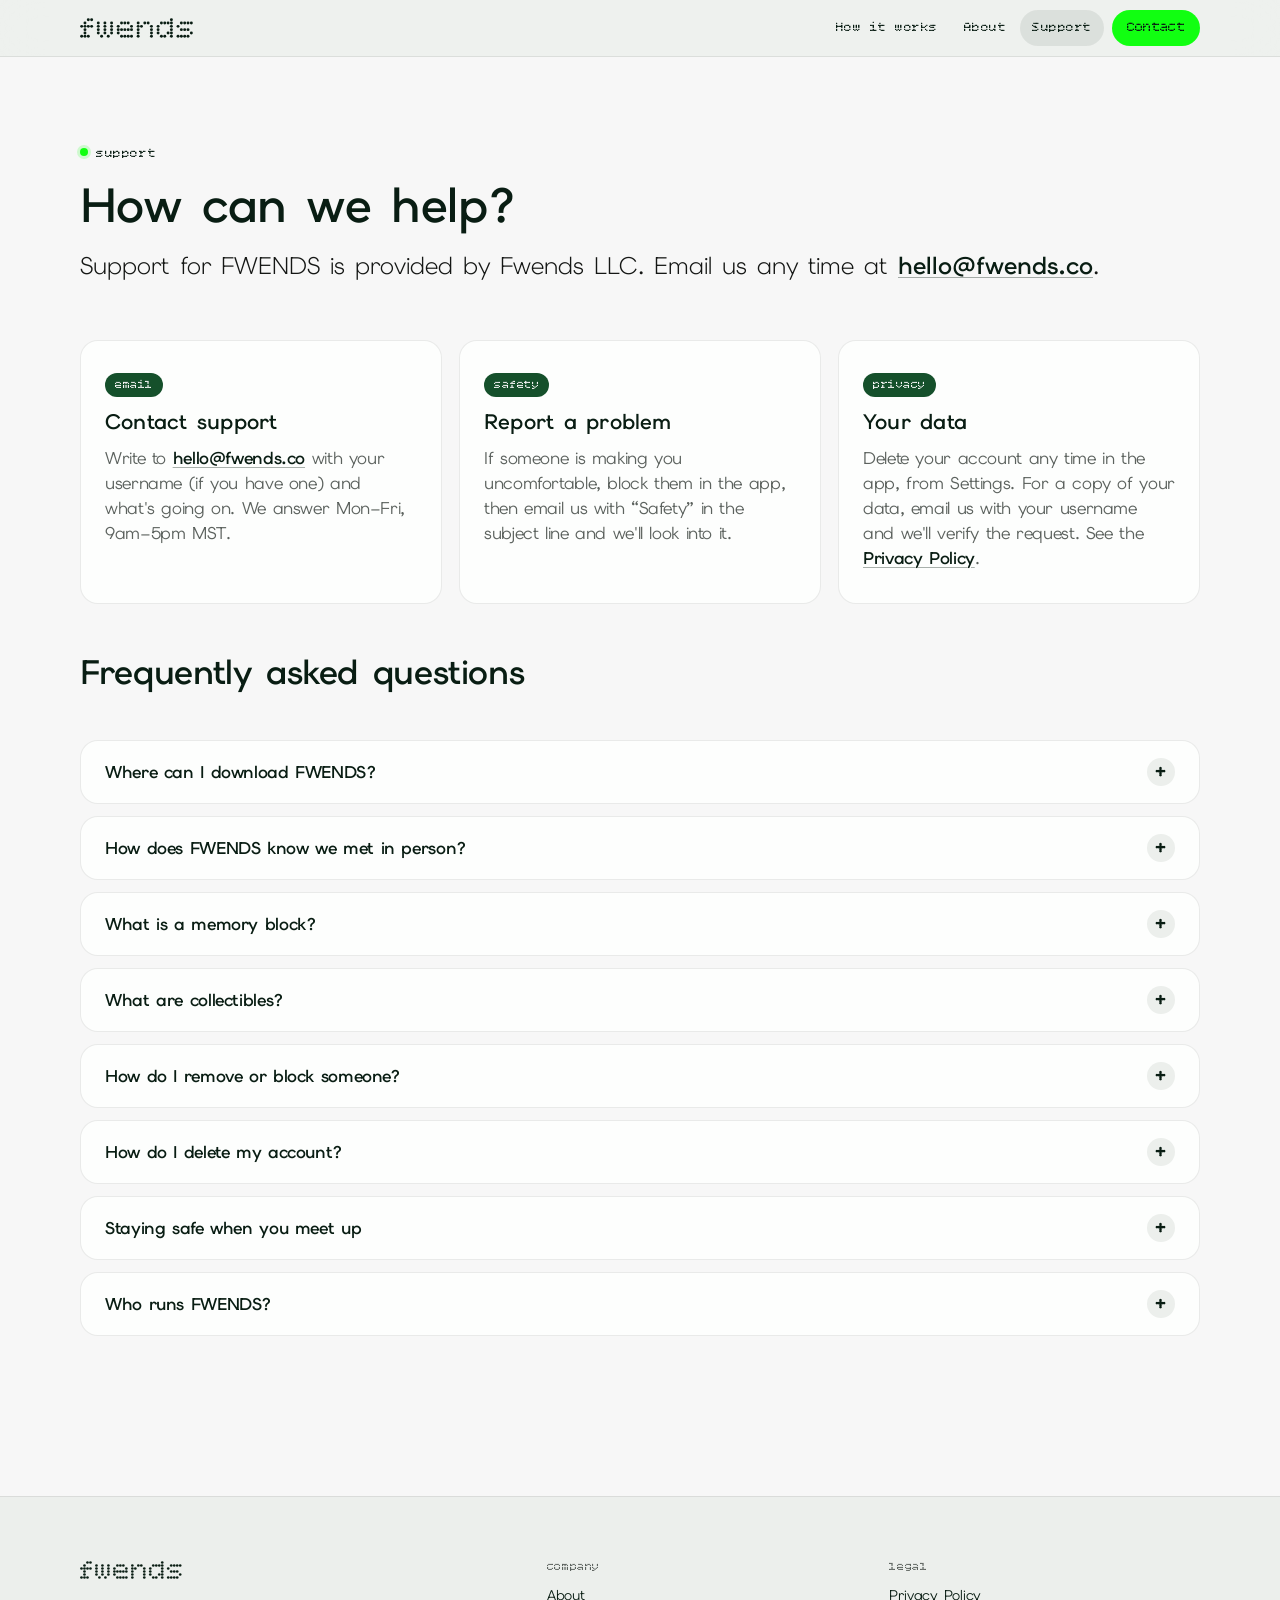
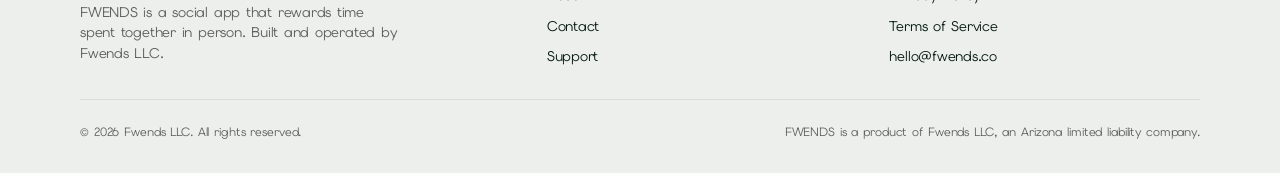
<file: support/index.html>
<!doctype html>
<html lang="en">
<head>
<meta charset="utf-8">
<meta name="viewport" content="width=device-width, initial-scale=1">
<title>Support | FWENDS by Fwends LLC</title>
<meta name="description" content="Get help with FWENDS, the in-person social app by Fwends LLC. Contact support at hello@fwends.co, read FAQs, and learn how to stay safe.">
<link rel="canonical" href="https://fwends.co/support/">
<meta name="theme-color" content="#ecefec">
<meta name="author" content="Fwends LLC">
<link rel="icon" href="/favicon.svg" type="image/svg+xml">
<link rel="apple-touch-icon" href="/apple-touch-icon.png">
<link rel="preload" href="/assets/fonts/elms-sans.woff2" as="font" type="font/woff2" crossorigin>
<link rel="preload" href="/assets/fonts/bitcount-single.woff2" as="font" type="font/woff2" crossorigin>
<link rel="stylesheet" href="/assets/css/site.css?v=def627a1">
<meta property="og:type" content="website">
<meta property="og:site_name" content="FWENDS">
<meta property="og:title" content="Support | FWENDS by Fwends LLC">
<meta property="og:description" content="Get help with FWENDS, the in-person social app by Fwends LLC. Contact support at hello@fwends.co, read FAQs, and learn how to stay safe.">
<meta property="og:url" content="https://fwends.co/support/">
<meta property="og:image" content="https://fwends.co/assets/og.png">
<meta property="og:image:width" content="1200">
<meta property="og:image:height" content="630">
<meta property="og:image:alt" content="The fwends wordmark in green dots above the line: Meet up in person. Keep the memory.">
<meta name="twitter:card" content="summary_large_image">
<meta name="twitter:title" content="Support | FWENDS by Fwends LLC">
<meta name="twitter:description" content="Get help with FWENDS, the in-person social app by Fwends LLC. Contact support at hello@fwends.co, read FAQs, and learn how to stay safe.">
<meta name="twitter:image" content="https://fwends.co/assets/og.png">
<script src="/assets/js/site.js?v=56af5e4e" defer></script>
</head>
<body>
<a class="skip-link" href="#main">Skip to content</a>
<header class="site-header">
  <div class="container site-header__inner">
    <a class="wordmark" href="/" aria-label="FWENDS home"><svg width="113" height="20" viewBox="0 0 34 6" aria-hidden="true" focusable="false"><g fill="currentColor"><circle cx="2.5" cy="0.5" r="0.44"/><circle cx="3.5" cy="0.5" r="0.44"/><circle cx="27.5" cy="0.5" r="0.44"/><circle cx="1.5" cy="1.5" r="0.44"/><circle cx="5.5" cy="1.5" r="0.44"/><circle cx="7.5" cy="1.5" r="0.44"/><circle cx="9.5" cy="1.5" r="0.44"/><circle cx="12.5" cy="1.5" r="0.44"/><circle cx="13.5" cy="1.5" r="0.44"/><circle cx="14.5" cy="1.5" r="0.44"/><circle cx="17.5" cy="1.5" r="0.44"/><circle cx="19.5" cy="1.5" r="0.44"/><circle cx="20.5" cy="1.5" r="0.44"/><circle cx="24.5" cy="1.5" r="0.44"/><circle cx="25.5" cy="1.5" r="0.44"/><circle cx="26.5" cy="1.5" r="0.44"/><circle cx="27.5" cy="1.5" r="0.44"/><circle cx="30.5" cy="1.5" r="0.44"/><circle cx="31.5" cy="1.5" r="0.44"/><circle cx="32.5" cy="1.5" r="0.44"/><circle cx="33.5" cy="1.5" r="0.44"/><circle cx="0.5" cy="2.5" r="0.44"/><circle cx="1.5" cy="2.5" r="0.44"/><circle cx="2.5" cy="2.5" r="0.44"/><circle cx="3.5" cy="2.5" r="0.44"/><circle cx="5.5" cy="2.5" r="0.44"/><circle cx="7.5" cy="2.5" r="0.44"/><circle cx="9.5" cy="2.5" r="0.44"/><circle cx="11.5" cy="2.5" r="0.44"/><circle cx="15.5" cy="2.5" r="0.44"/><circle cx="17.5" cy="2.5" r="0.44"/><circle cx="18.5" cy="2.5" r="0.44"/><circle cx="21.5" cy="2.5" r="0.44"/><circle cx="23.5" cy="2.5" r="0.44"/><circle cx="27.5" cy="2.5" r="0.44"/><circle cx="29.5" cy="2.5" r="0.44"/><circle cx="1.5" cy="3.5" r="0.44"/><circle cx="5.5" cy="3.5" r="0.44"/><circle cx="7.5" cy="3.5" r="0.44"/><circle cx="9.5" cy="3.5" r="0.44"/><circle cx="11.5" cy="3.5" r="0.44"/><circle cx="12.5" cy="3.5" r="0.44"/><circle cx="13.5" cy="3.5" r="0.44"/><circle cx="14.5" cy="3.5" r="0.44"/><circle cx="15.5" cy="3.5" r="0.44"/><circle cx="17.5" cy="3.5" r="0.44"/><circle cx="21.5" cy="3.5" r="0.44"/><circle cx="23.5" cy="3.5" r="0.44"/><circle cx="27.5" cy="3.5" r="0.44"/><circle cx="30.5" cy="3.5" r="0.44"/><circle cx="31.5" cy="3.5" r="0.44"/><circle cx="32.5" cy="3.5" r="0.44"/><circle cx="1.5" cy="4.5" r="0.44"/><circle cx="5.5" cy="4.5" r="0.44"/><circle cx="7.5" cy="4.5" r="0.44"/><circle cx="9.5" cy="4.5" r="0.44"/><circle cx="11.5" cy="4.5" r="0.44"/><circle cx="17.5" cy="4.5" r="0.44"/><circle cx="21.5" cy="4.5" r="0.44"/><circle cx="23.5" cy="4.5" r="0.44"/><circle cx="26.5" cy="4.5" r="0.44"/><circle cx="27.5" cy="4.5" r="0.44"/><circle cx="33.5" cy="4.5" r="0.44"/><circle cx="0.5" cy="5.5" r="0.44"/><circle cx="1.5" cy="5.5" r="0.44"/><circle cx="2.5" cy="5.5" r="0.44"/><circle cx="6.5" cy="5.5" r="0.44"/><circle cx="8.5" cy="5.5" r="0.44"/><circle cx="12.5" cy="5.5" r="0.44"/><circle cx="13.5" cy="5.5" r="0.44"/><circle cx="14.5" cy="5.5" r="0.44"/><circle cx="15.5" cy="5.5" r="0.44"/><circle cx="17.5" cy="5.5" r="0.44"/><circle cx="21.5" cy="5.5" r="0.44"/><circle cx="24.5" cy="5.5" r="0.44"/><circle cx="25.5" cy="5.5" r="0.44"/><circle cx="27.5" cy="5.5" r="0.44"/><circle cx="29.5" cy="5.5" r="0.44"/><circle cx="30.5" cy="5.5" r="0.44"/><circle cx="31.5" cy="5.5" r="0.44"/><circle cx="32.5" cy="5.5" r="0.44"/></g></svg></a>
    <button class="nav-toggle" type="button" aria-controls="site-nav" aria-expanded="false" aria-label="Open menu"><span></span></button>
    <nav class="site-nav" id="site-nav" aria-label="Main">
      <ul><li><a href="/#how">How it works</a></li><li><a href="/#about">About</a></li><li><a href="/support/" aria-current="page">Support</a></li></ul>
      <a class="btn btn--primary btn--sm" href="/#contact">Contact</a>
    </nav>
  </div>
</header>
<main id="main">

<section class="doc-hero">
  <div class="container">
    <span class="eyebrow">support</span>
    <h1 class="display-lg">How can we help?</h1>
    <p class="lead">Support for FWENDS is provided by Fwends LLC. Email us any time at <a class="text-link" href="mailto:hello@fwends.co">hello@fwends.co</a>.</p>
  </div>
</section>

<section class="section" style="padding-top:var(--space-lg)">
  <div class="container">
    <div class="support-grid">
      <article class="card">
        <span class="tag">email</span>
        <h3>Contact support</h3>
        <p>Write to <a class="text-link" href="mailto:hello@fwends.co?subject=FWENDS%20support">hello@fwends.co</a> with your username (if you have one) and what's going on. We answer Mon–Fri, 9am–5pm MST.</p>
      </article>
      <article class="card">
        <span class="tag">safety</span>
        <h3>Report a problem</h3>
        <p>If someone is making you uncomfortable, block them in the app, then email us with “Safety” in the subject line and we'll look into it.</p>
      </article>
      <article class="card">
        <span class="tag">privacy</span>
        <h3>Your data</h3>
        <p>Delete your account any time in the app, from Settings. For a copy of your data, email us with your username and we'll verify the request. See the <a class="text-link" href="/privacy/">Privacy Policy</a>.</p>
      </article>
    </div>

    <div class="section-head">
      <h2 class="display-md">Frequently asked questions</h2>
    </div>
    <div class="faq">
      <details><summary>Where can I download FWENDS?</summary><div class="faq__body"><p>FWENDS for iPhone is still in development and isn't on the App Store yet. Email <a class='text-link' href='mailto:hello@fwends.co?subject=Tell%20me%20when%20FWENDS%20launches'>hello@fwends.co</a> and we'll let you know when it's available.</p></div></details>
      <details><summary>How does FWENDS know we met in person?</summary><div class="faq__body"><p>When you're together, one of you opens a code in the app and the other scans it with their phone. Linking up is designed to happen face to face, so the meetups in FWENDS reflect real time spent together.</p></div></details>
      <details><summary>What is a memory block?</summary><div class="faq__body"><p>A memory block is the shared record of a meetup: when it happened, who was there, and an optional note. Everyone who was there keeps the same memory block.</p></div></details>
      <details><summary>What are collectibles?</summary><div class="faq__body"><p>Collectibles are in-app items you earn by meeting up. They can't be bought or sold, and they have no cash value. They're there to mark the time you spent together.</p></div></details>
      <details><summary>How do I remove or block someone?</summary><div class="faq__body"><p>Open their profile in the app to remove them as a fwend or block them. Blocking is quiet: they aren't notified, and they can no longer find you or send you requests.</p></div></details>
      <details><summary>How do I delete my account?</summary><div class="faq__body"><p>Open your profile, tap the gear to open Settings, then tap <strong>Delete account</strong>. You don't need to contact us.</p><p>Deletion is immediate and permanent. Your fwend, your memories, your fwendships, your requests, and your phone number are all deleted, and there is no undo. Fwends you met keep their own memory of the time you spent together, but nothing in it points back to you. See our <a class='text-link' href='/privacy/'>Privacy Policy</a> for details.</p></div></details>
      <details><summary>Staying safe when you meet up</summary><div class="faq__body"><ul><li>Meet people you already know and trust.</li><li>Choose public places, and tell someone where you'll be.</li><li>You never have to scan a code or link up with anyone you don't want to.</li><li>If you are in danger, contact local emergency services first.</li></ul></div></details>
      <details><summary>Who runs FWENDS?</summary><div class="faq__body"><p>FWENDS is built and operated by Fwends LLC, an Arizona limited liability company. Read more <a class='text-link' href='/#about'>about us</a>.</p></div></details>
    </div>
  </div>
</section>

</main>
<footer class="site-footer">
  <div class="container">
    <div class="site-footer__top">
      <div class="site-footer__brand">
        <a class="wordmark" href="/" aria-label="FWENDS home"><svg width="113" height="20" viewBox="0 0 34 6" aria-hidden="true" focusable="false"><g fill="currentColor"><circle cx="2.5" cy="0.5" r="0.44"/><circle cx="3.5" cy="0.5" r="0.44"/><circle cx="27.5" cy="0.5" r="0.44"/><circle cx="1.5" cy="1.5" r="0.44"/><circle cx="5.5" cy="1.5" r="0.44"/><circle cx="7.5" cy="1.5" r="0.44"/><circle cx="9.5" cy="1.5" r="0.44"/><circle cx="12.5" cy="1.5" r="0.44"/><circle cx="13.5" cy="1.5" r="0.44"/><circle cx="14.5" cy="1.5" r="0.44"/><circle cx="17.5" cy="1.5" r="0.44"/><circle cx="19.5" cy="1.5" r="0.44"/><circle cx="20.5" cy="1.5" r="0.44"/><circle cx="24.5" cy="1.5" r="0.44"/><circle cx="25.5" cy="1.5" r="0.44"/><circle cx="26.5" cy="1.5" r="0.44"/><circle cx="27.5" cy="1.5" r="0.44"/><circle cx="30.5" cy="1.5" r="0.44"/><circle cx="31.5" cy="1.5" r="0.44"/><circle cx="32.5" cy="1.5" r="0.44"/><circle cx="33.5" cy="1.5" r="0.44"/><circle cx="0.5" cy="2.5" r="0.44"/><circle cx="1.5" cy="2.5" r="0.44"/><circle cx="2.5" cy="2.5" r="0.44"/><circle cx="3.5" cy="2.5" r="0.44"/><circle cx="5.5" cy="2.5" r="0.44"/><circle cx="7.5" cy="2.5" r="0.44"/><circle cx="9.5" cy="2.5" r="0.44"/><circle cx="11.5" cy="2.5" r="0.44"/><circle cx="15.5" cy="2.5" r="0.44"/><circle cx="17.5" cy="2.5" r="0.44"/><circle cx="18.5" cy="2.5" r="0.44"/><circle cx="21.5" cy="2.5" r="0.44"/><circle cx="23.5" cy="2.5" r="0.44"/><circle cx="27.5" cy="2.5" r="0.44"/><circle cx="29.5" cy="2.5" r="0.44"/><circle cx="1.5" cy="3.5" r="0.44"/><circle cx="5.5" cy="3.5" r="0.44"/><circle cx="7.5" cy="3.5" r="0.44"/><circle cx="9.5" cy="3.5" r="0.44"/><circle cx="11.5" cy="3.5" r="0.44"/><circle cx="12.5" cy="3.5" r="0.44"/><circle cx="13.5" cy="3.5" r="0.44"/><circle cx="14.5" cy="3.5" r="0.44"/><circle cx="15.5" cy="3.5" r="0.44"/><circle cx="17.5" cy="3.5" r="0.44"/><circle cx="21.5" cy="3.5" r="0.44"/><circle cx="23.5" cy="3.5" r="0.44"/><circle cx="27.5" cy="3.5" r="0.44"/><circle cx="30.5" cy="3.5" r="0.44"/><circle cx="31.5" cy="3.5" r="0.44"/><circle cx="32.5" cy="3.5" r="0.44"/><circle cx="1.5" cy="4.5" r="0.44"/><circle cx="5.5" cy="4.5" r="0.44"/><circle cx="7.5" cy="4.5" r="0.44"/><circle cx="9.5" cy="4.5" r="0.44"/><circle cx="11.5" cy="4.5" r="0.44"/><circle cx="17.5" cy="4.5" r="0.44"/><circle cx="21.5" cy="4.5" r="0.44"/><circle cx="23.5" cy="4.5" r="0.44"/><circle cx="26.5" cy="4.5" r="0.44"/><circle cx="27.5" cy="4.5" r="0.44"/><circle cx="33.5" cy="4.5" r="0.44"/><circle cx="0.5" cy="5.5" r="0.44"/><circle cx="1.5" cy="5.5" r="0.44"/><circle cx="2.5" cy="5.5" r="0.44"/><circle cx="6.5" cy="5.5" r="0.44"/><circle cx="8.5" cy="5.5" r="0.44"/><circle cx="12.5" cy="5.5" r="0.44"/><circle cx="13.5" cy="5.5" r="0.44"/><circle cx="14.5" cy="5.5" r="0.44"/><circle cx="15.5" cy="5.5" r="0.44"/><circle cx="17.5" cy="5.5" r="0.44"/><circle cx="21.5" cy="5.5" r="0.44"/><circle cx="24.5" cy="5.5" r="0.44"/><circle cx="25.5" cy="5.5" r="0.44"/><circle cx="27.5" cy="5.5" r="0.44"/><circle cx="29.5" cy="5.5" r="0.44"/><circle cx="30.5" cy="5.5" r="0.44"/><circle cx="31.5" cy="5.5" r="0.44"/><circle cx="32.5" cy="5.5" r="0.44"/></g></svg></a>
        <p class="site-footer__blurb">FWENDS is a social app that rewards time spent together in person. Built and operated by Fwends LLC.</p>
      </div>
      <div>
        <h2>company</h2>
        <ul>
          <li><a href="/#about">About</a></li>
          <li><a href="/#contact">Contact</a></li>
          <li><a href="/support/">Support</a></li>
        </ul>
      </div>
      <div>
        <h2>legal</h2>
        <ul>
          <li><a href="/privacy/">Privacy Policy</a></li>
          <li><a href="/terms/">Terms of Service</a></li>
          <li><a href="mailto:hello@fwends.co">hello@fwends.co</a></li>
        </ul>
      </div>
    </div>
    <div class="site-footer__legal">
      <p>&copy; 2026 Fwends LLC. All rights reserved.</p>
      <p>FWENDS is a product of Fwends LLC, an Arizona limited liability company.</p>
    </div>
  </div>
</footer>
</body>
</html>
</file>
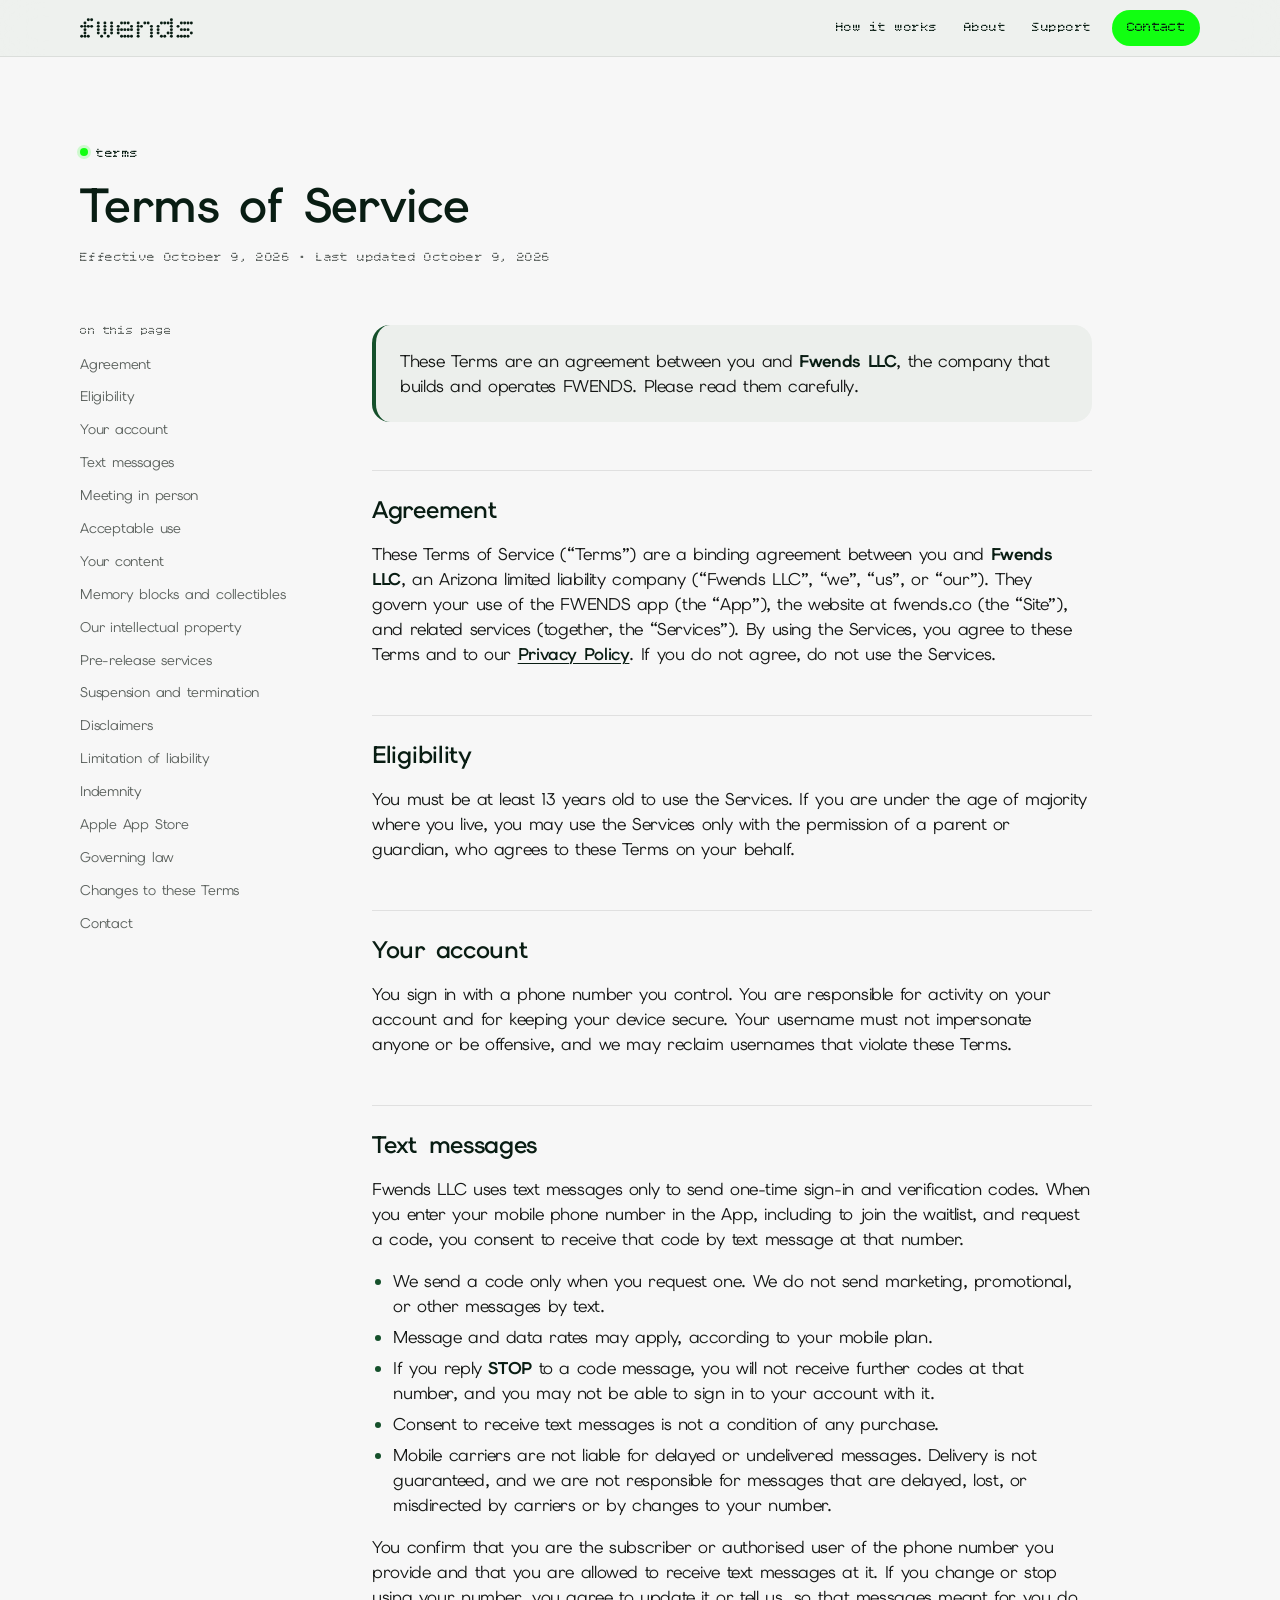
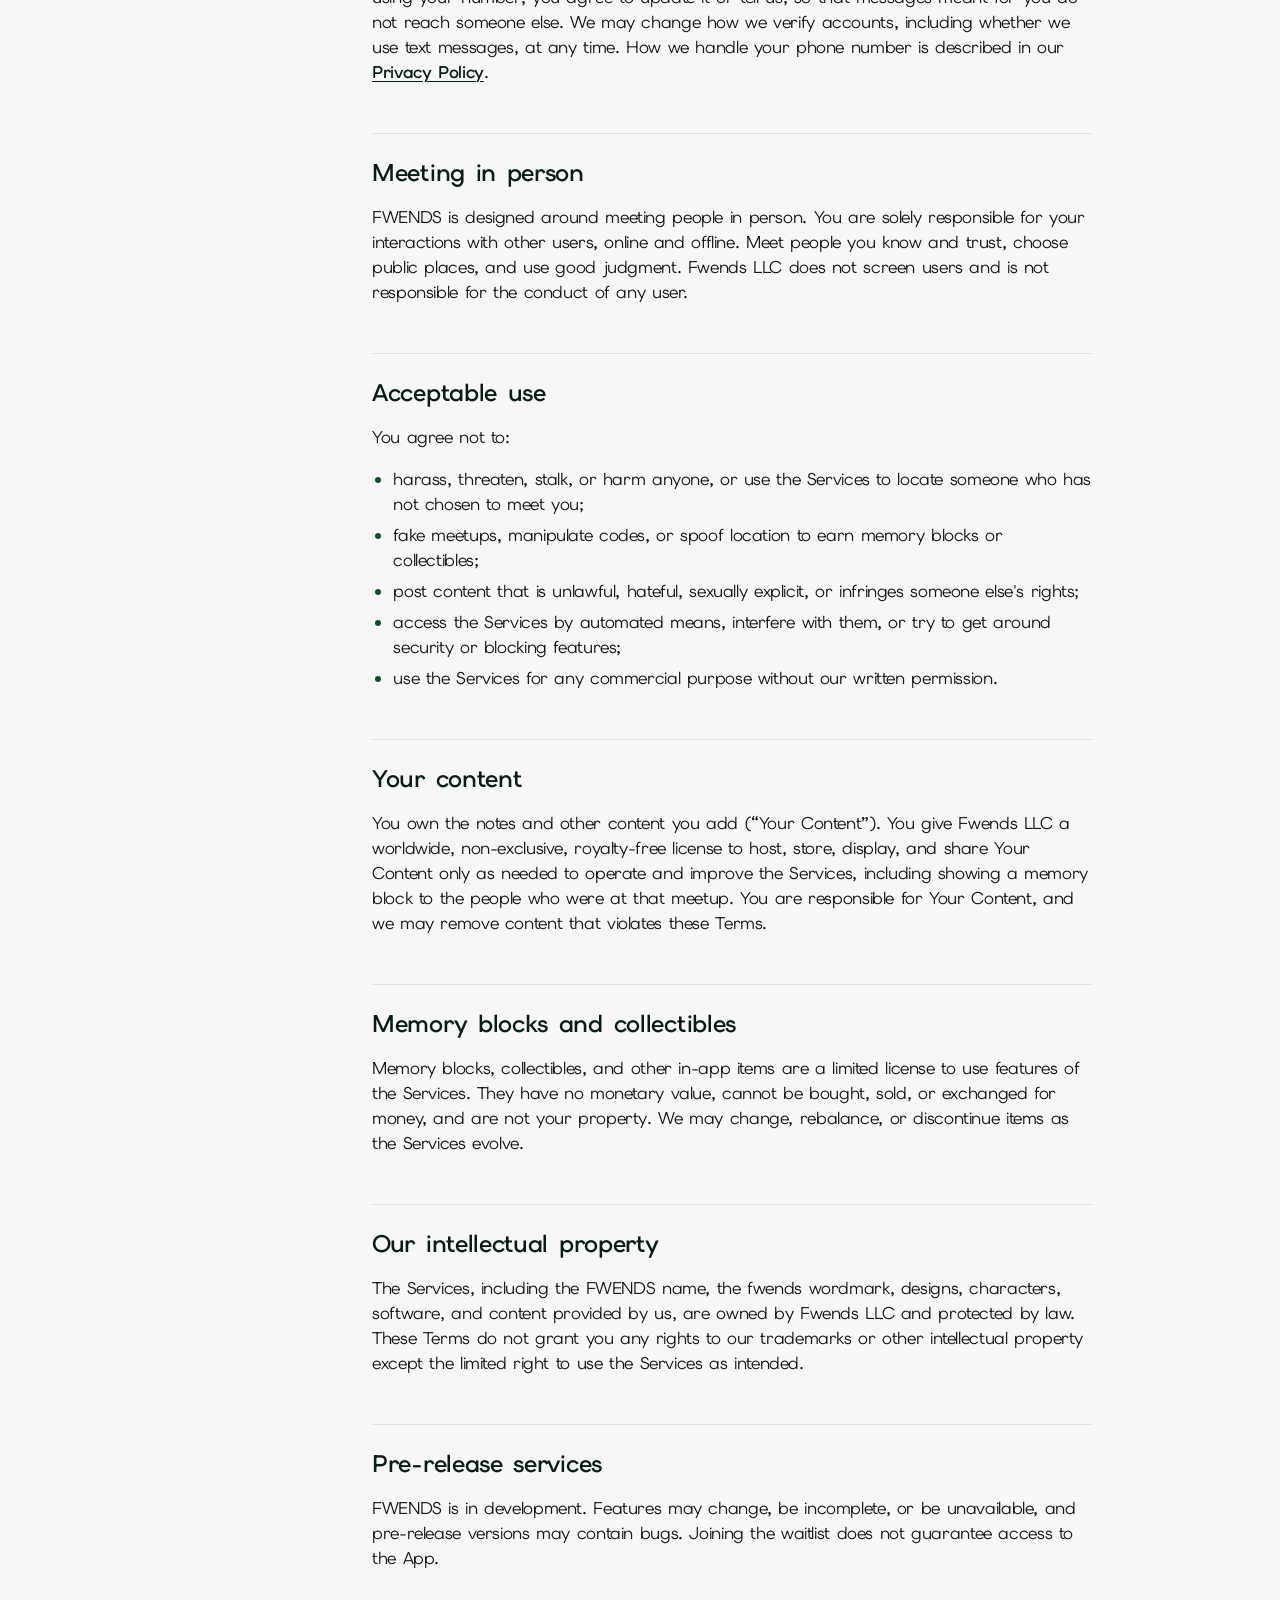
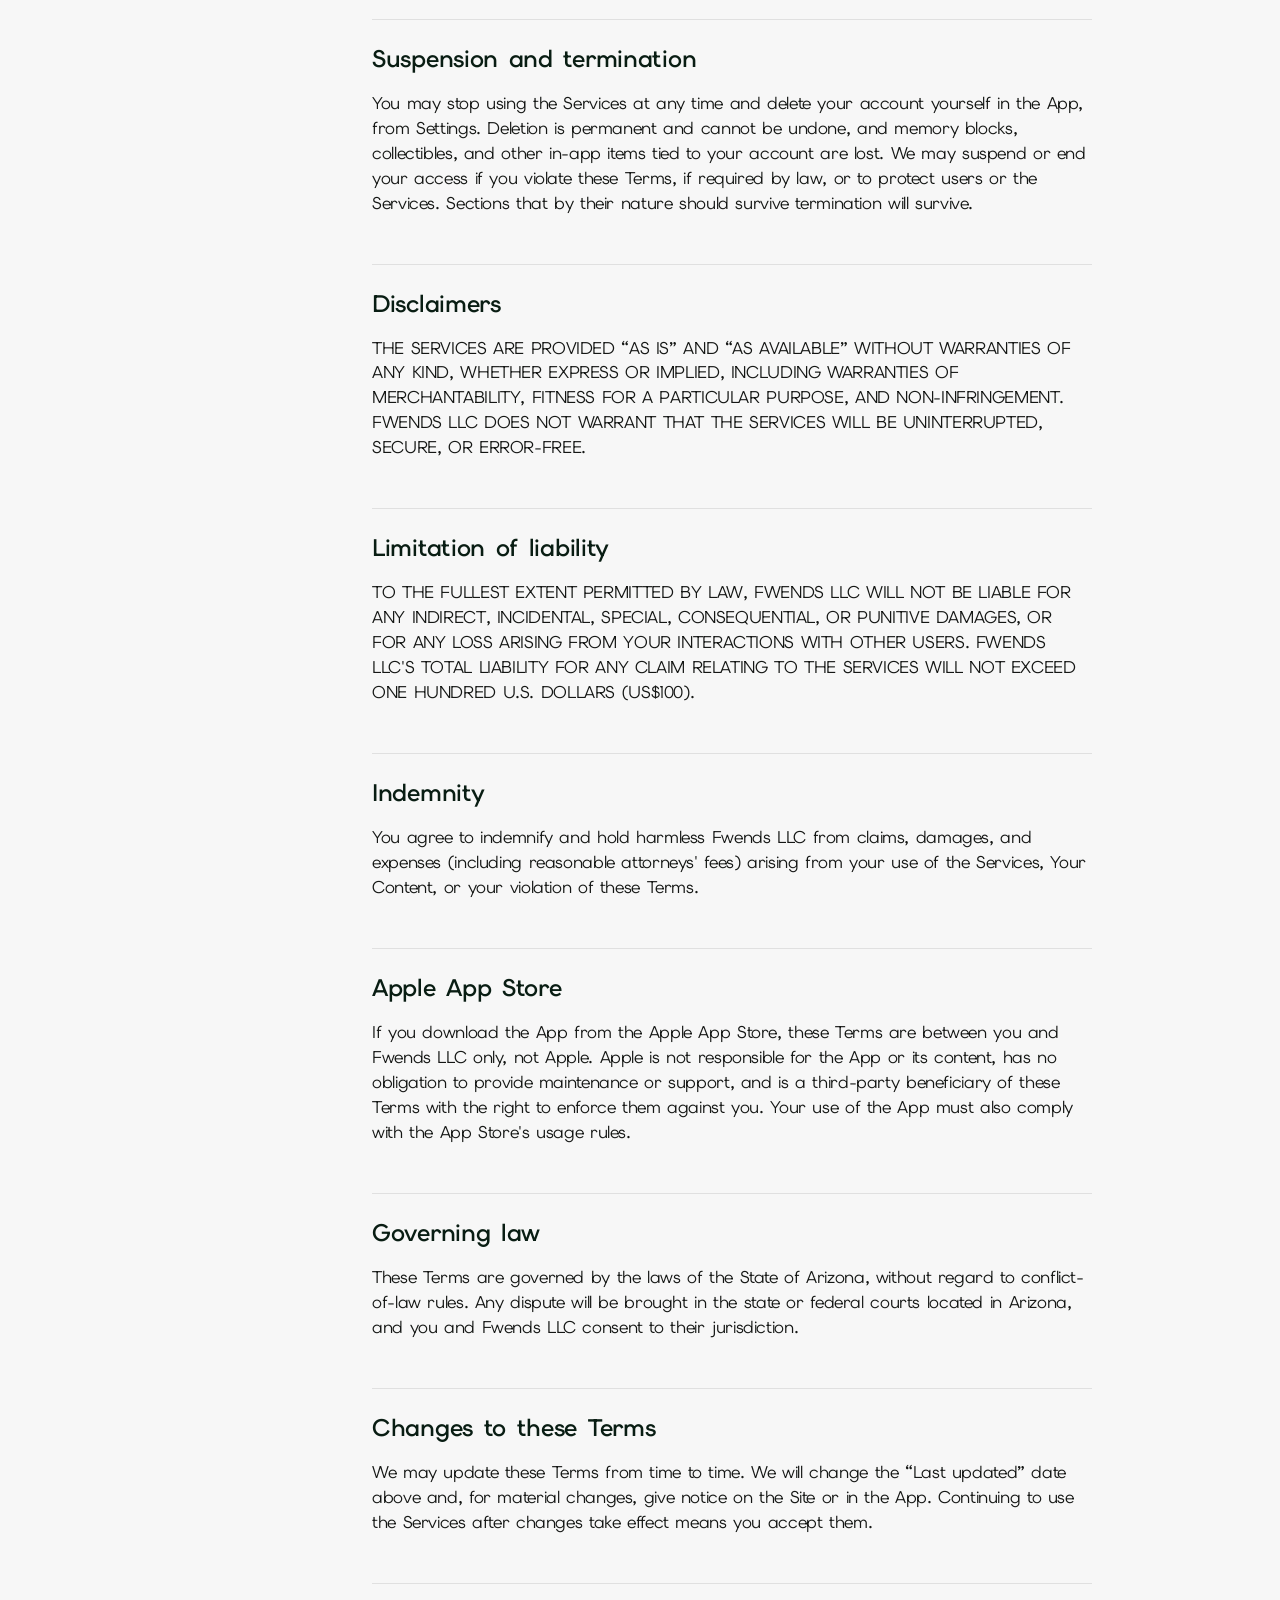
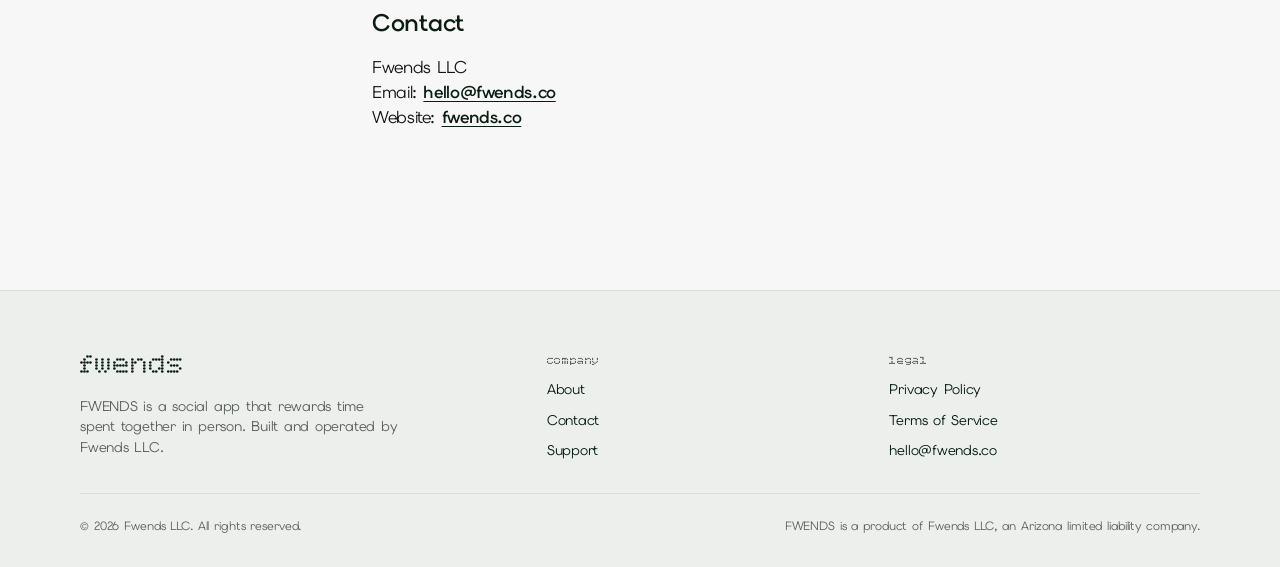
<file: terms/index.html>
<!doctype html>
<!-- DRAFT — needs legal review before app launch. Internal note; not shown on the page. -->
<html lang="en">
<head>
<meta charset="utf-8">
<meta name="viewport" content="width=device-width, initial-scale=1">
<title>Terms of Service | FWENDS by Fwends LLC</title>
<meta name="description" content="The Terms of Service for FWENDS, the in-person social app, and fwends.co. An agreement between you and Fwends LLC.">
<link rel="canonical" href="https://fwends.co/terms/">
<meta name="theme-color" content="#ecefec">
<meta name="author" content="Fwends LLC">
<link rel="icon" href="/favicon.svg" type="image/svg+xml">
<link rel="apple-touch-icon" href="/apple-touch-icon.png">
<link rel="preload" href="/assets/fonts/elms-sans.woff2" as="font" type="font/woff2" crossorigin>
<link rel="preload" href="/assets/fonts/bitcount-single.woff2" as="font" type="font/woff2" crossorigin>
<link rel="stylesheet" href="/assets/css/site.css?v=def627a1">
<meta property="og:type" content="website">
<meta property="og:site_name" content="FWENDS">
<meta property="og:title" content="Terms of Service | FWENDS by Fwends LLC">
<meta property="og:description" content="The Terms of Service for FWENDS, the in-person social app, and fwends.co. An agreement between you and Fwends LLC.">
<meta property="og:url" content="https://fwends.co/terms/">
<meta property="og:image" content="https://fwends.co/assets/og.png">
<meta property="og:image:width" content="1200">
<meta property="og:image:height" content="630">
<meta property="og:image:alt" content="The fwends wordmark in green dots above the line: Meet up in person. Keep the memory.">
<meta name="twitter:card" content="summary_large_image">
<meta name="twitter:title" content="Terms of Service | FWENDS by Fwends LLC">
<meta name="twitter:description" content="The Terms of Service for FWENDS, the in-person social app, and fwends.co. An agreement between you and Fwends LLC.">
<meta name="twitter:image" content="https://fwends.co/assets/og.png">
<script src="/assets/js/site.js?v=56af5e4e" defer></script>
</head>
<body>
<a class="skip-link" href="#main">Skip to content</a>
<header class="site-header">
  <div class="container site-header__inner">
    <a class="wordmark" href="/" aria-label="FWENDS home"><svg width="113" height="20" viewBox="0 0 34 6" aria-hidden="true" focusable="false"><g fill="currentColor"><circle cx="2.5" cy="0.5" r="0.44"/><circle cx="3.5" cy="0.5" r="0.44"/><circle cx="27.5" cy="0.5" r="0.44"/><circle cx="1.5" cy="1.5" r="0.44"/><circle cx="5.5" cy="1.5" r="0.44"/><circle cx="7.5" cy="1.5" r="0.44"/><circle cx="9.5" cy="1.5" r="0.44"/><circle cx="12.5" cy="1.5" r="0.44"/><circle cx="13.5" cy="1.5" r="0.44"/><circle cx="14.5" cy="1.5" r="0.44"/><circle cx="17.5" cy="1.5" r="0.44"/><circle cx="19.5" cy="1.5" r="0.44"/><circle cx="20.5" cy="1.5" r="0.44"/><circle cx="24.5" cy="1.5" r="0.44"/><circle cx="25.5" cy="1.5" r="0.44"/><circle cx="26.5" cy="1.5" r="0.44"/><circle cx="27.5" cy="1.5" r="0.44"/><circle cx="30.5" cy="1.5" r="0.44"/><circle cx="31.5" cy="1.5" r="0.44"/><circle cx="32.5" cy="1.5" r="0.44"/><circle cx="33.5" cy="1.5" r="0.44"/><circle cx="0.5" cy="2.5" r="0.44"/><circle cx="1.5" cy="2.5" r="0.44"/><circle cx="2.5" cy="2.5" r="0.44"/><circle cx="3.5" cy="2.5" r="0.44"/><circle cx="5.5" cy="2.5" r="0.44"/><circle cx="7.5" cy="2.5" r="0.44"/><circle cx="9.5" cy="2.5" r="0.44"/><circle cx="11.5" cy="2.5" r="0.44"/><circle cx="15.5" cy="2.5" r="0.44"/><circle cx="17.5" cy="2.5" r="0.44"/><circle cx="18.5" cy="2.5" r="0.44"/><circle cx="21.5" cy="2.5" r="0.44"/><circle cx="23.5" cy="2.5" r="0.44"/><circle cx="27.5" cy="2.5" r="0.44"/><circle cx="29.5" cy="2.5" r="0.44"/><circle cx="1.5" cy="3.5" r="0.44"/><circle cx="5.5" cy="3.5" r="0.44"/><circle cx="7.5" cy="3.5" r="0.44"/><circle cx="9.5" cy="3.5" r="0.44"/><circle cx="11.5" cy="3.5" r="0.44"/><circle cx="12.5" cy="3.5" r="0.44"/><circle cx="13.5" cy="3.5" r="0.44"/><circle cx="14.5" cy="3.5" r="0.44"/><circle cx="15.5" cy="3.5" r="0.44"/><circle cx="17.5" cy="3.5" r="0.44"/><circle cx="21.5" cy="3.5" r="0.44"/><circle cx="23.5" cy="3.5" r="0.44"/><circle cx="27.5" cy="3.5" r="0.44"/><circle cx="30.5" cy="3.5" r="0.44"/><circle cx="31.5" cy="3.5" r="0.44"/><circle cx="32.5" cy="3.5" r="0.44"/><circle cx="1.5" cy="4.5" r="0.44"/><circle cx="5.5" cy="4.5" r="0.44"/><circle cx="7.5" cy="4.5" r="0.44"/><circle cx="9.5" cy="4.5" r="0.44"/><circle cx="11.5" cy="4.5" r="0.44"/><circle cx="17.5" cy="4.5" r="0.44"/><circle cx="21.5" cy="4.5" r="0.44"/><circle cx="23.5" cy="4.5" r="0.44"/><circle cx="26.5" cy="4.5" r="0.44"/><circle cx="27.5" cy="4.5" r="0.44"/><circle cx="33.5" cy="4.5" r="0.44"/><circle cx="0.5" cy="5.5" r="0.44"/><circle cx="1.5" cy="5.5" r="0.44"/><circle cx="2.5" cy="5.5" r="0.44"/><circle cx="6.5" cy="5.5" r="0.44"/><circle cx="8.5" cy="5.5" r="0.44"/><circle cx="12.5" cy="5.5" r="0.44"/><circle cx="13.5" cy="5.5" r="0.44"/><circle cx="14.5" cy="5.5" r="0.44"/><circle cx="15.5" cy="5.5" r="0.44"/><circle cx="17.5" cy="5.5" r="0.44"/><circle cx="21.5" cy="5.5" r="0.44"/><circle cx="24.5" cy="5.5" r="0.44"/><circle cx="25.5" cy="5.5" r="0.44"/><circle cx="27.5" cy="5.5" r="0.44"/><circle cx="29.5" cy="5.5" r="0.44"/><circle cx="30.5" cy="5.5" r="0.44"/><circle cx="31.5" cy="5.5" r="0.44"/><circle cx="32.5" cy="5.5" r="0.44"/></g></svg></a>
    <button class="nav-toggle" type="button" aria-controls="site-nav" aria-expanded="false" aria-label="Open menu"><span></span></button>
    <nav class="site-nav" id="site-nav" aria-label="Main">
      <ul><li><a href="/#how">How it works</a></li><li><a href="/#about">About</a></li><li><a href="/support/">Support</a></li></ul>
      <a class="btn btn--primary btn--sm" href="/#contact">Contact</a>
    </nav>
  </div>
</header>
<main id="main">

<section class="doc-hero">
  <div class="container">
    <span class="eyebrow">terms</span>
    <h1 class="display-lg">Terms of Service</h1>
    <p class="meta">Effective October 9, 2026 · Last updated October 9, 2026</p>
  </div>
</section>
<section class="section" style="padding-top:var(--space-lg)">
  <div class="container doc-layout">
    <nav class="toc" aria-label="On this page">
      <h2>on this page</h2>
      <ol><li><a href="#agreement">Agreement</a></li><li><a href="#eligibility">Eligibility</a></li><li><a href="#account">Your account</a></li><li><a href="#sms">Text messages</a></li><li><a href="#meetups">Meeting in person</a></li><li><a href="#conduct">Acceptable use</a></li><li><a href="#content">Your content</a></li><li><a href="#items">Memory blocks and collectibles</a></li><li><a href="#ip">Our intellectual property</a></li><li><a href="#prerelease">Pre-release services</a></li><li><a href="#termination">Suspension and termination</a></li><li><a href="#disclaimers">Disclaimers</a></li><li><a href="#liability">Limitation of liability</a></li><li><a href="#indemnity">Indemnity</a></li><li><a href="#apple">Apple App Store</a></li><li><a href="#law">Governing law</a></li><li><a href="#changes">Changes to these Terms</a></li><li><a href="#contact">Contact</a></li></ol>
    </nav>
    <article class="prose">
      <div class="callout"><p>These Terms are an agreement between you and <strong>Fwends LLC</strong>, the company that builds and operates FWENDS. Please read them carefully.</p></div>
      <h2 id="agreement">Agreement</h2>
<p>These Terms of Service (“Terms”) are a binding agreement between you and <strong>Fwends LLC</strong>, an Arizona limited liability company (“Fwends LLC”, “we”, “us”, or “our”). They govern your use of the FWENDS app (the “App”), the website at fwends.co (the “Site”), and related services (together, the “Services”). By using the Services, you agree to these Terms and to our <a href="/privacy/">Privacy Policy</a>. If you do not agree, do not use the Services.</p><h2 id="eligibility">Eligibility</h2>
<p>You must be at least 13 years old to use the Services. If you are under the age of majority where you live, you may use the Services only with the permission of a parent or guardian, who agrees to these Terms on your behalf.</p><h2 id="account">Your account</h2>
<p>You sign in with a phone number you control. You are responsible for activity on your account and for keeping your device secure. Your username must not impersonate anyone or be offensive, and we may reclaim usernames that violate these Terms.</p><h2 id="sms">Text messages</h2>
<p>Fwends LLC uses text messages only to send one-time sign-in and verification codes. When you enter your mobile phone number in the App, including to join the waitlist, and request a code, you consent to receive that code by text message at that number.</p>
<ul>
<li>We send a code only when you request one. We do not send marketing, promotional, or other messages by text.</li>
<li>Message and data rates may apply, according to your mobile plan.</li>
<li>If you reply <strong>STOP</strong> to a code message, you will not receive further codes at that number, and you may not be able to sign in to your account with it.</li>
<li>Consent to receive text messages is not a condition of any purchase.</li>
<li>Mobile carriers are not liable for delayed or undelivered messages. Delivery is not guaranteed, and we are not responsible for messages that are delayed, lost, or misdirected by carriers or by changes to your number.</li>
</ul>
<p>You confirm that you are the subscriber or authorised user of the phone number you provide and that you are allowed to receive text messages at it. If you change or stop using your number, you agree to update it or tell us, so that messages meant for you do not reach someone else. We may change how we verify accounts, including whether we use text messages, at any time. How we handle your phone number is described in our <a href="/privacy/#sms">Privacy Policy</a>.</p>
<h2 id="meetups">Meeting in person</h2>
<p>FWENDS is designed around meeting people in person. You are solely responsible for your interactions with other users, online and offline. Meet people you know and trust, choose public places, and use good judgment. Fwends LLC does not screen users and is not responsible for the conduct of any user.</p><h2 id="conduct">Acceptable use</h2>
<p>You agree not to:</p>
<ul>
<li>harass, threaten, stalk, or harm anyone, or use the Services to locate someone who has not chosen to meet you;</li>
<li>fake meetups, manipulate codes, or spoof location to earn memory blocks or collectibles;</li>
<li>post content that is unlawful, hateful, sexually explicit, or infringes someone else's rights;</li>
<li>access the Services by automated means, interfere with them, or try to get around security or blocking features;</li>
<li>use the Services for any commercial purpose without our written permission.</li>
</ul><h2 id="content">Your content</h2>
<p>You own the notes and other content you add (“Your Content”). You give Fwends LLC a worldwide, non-exclusive, royalty-free license to host, store, display, and share Your Content only as needed to operate and improve the Services, including showing a memory block to the people who were at that meetup. You are responsible for Your Content, and we may remove content that violates these Terms.</p><h2 id="items">Memory blocks and collectibles</h2>
<p>Memory blocks, collectibles, and other in-app items are a limited license to use features of the Services. They have no monetary value, cannot be bought, sold, or exchanged for money, and are not your property. We may change, rebalance, or discontinue items as the Services evolve.</p><h2 id="ip">Our intellectual property</h2>
<p>The Services, including the FWENDS name, the fwends wordmark, designs, characters, software, and content provided by us, are owned by Fwends LLC and protected by law. These Terms do not grant you any rights to our trademarks or other intellectual property except the limited right to use the Services as intended.</p><h2 id="prerelease">Pre-release services</h2>
<p>FWENDS is in development. Features may change, be incomplete, or be unavailable, and pre-release versions may contain bugs. Joining the waitlist does not guarantee access to the App.</p><h2 id="termination">Suspension and termination</h2>
<p>You may stop using the Services at any time and delete your account yourself in the App, from Settings. Deletion is permanent and cannot be undone, and memory blocks, collectibles, and other in-app items tied to your account are lost. We may suspend or end your access if you violate these Terms, if required by law, or to protect users or the Services. Sections that by their nature should survive termination will survive.</p><h2 id="disclaimers">Disclaimers</h2>
<p>THE SERVICES ARE PROVIDED “AS IS” AND “AS AVAILABLE” WITHOUT WARRANTIES OF ANY KIND, WHETHER EXPRESS OR IMPLIED, INCLUDING WARRANTIES OF MERCHANTABILITY, FITNESS FOR A PARTICULAR PURPOSE, AND NON-INFRINGEMENT. FWENDS LLC DOES NOT WARRANT THAT THE SERVICES WILL BE UNINTERRUPTED, SECURE, OR ERROR-FREE.</p><h2 id="liability">Limitation of liability</h2>
<p>TO THE FULLEST EXTENT PERMITTED BY LAW, FWENDS LLC WILL NOT BE LIABLE FOR ANY INDIRECT, INCIDENTAL, SPECIAL, CONSEQUENTIAL, OR PUNITIVE DAMAGES, OR FOR ANY LOSS ARISING FROM YOUR INTERACTIONS WITH OTHER USERS. FWENDS LLC'S TOTAL LIABILITY FOR ANY CLAIM RELATING TO THE SERVICES WILL NOT EXCEED ONE HUNDRED U.S. DOLLARS (US$100).</p><h2 id="indemnity">Indemnity</h2>
<p>You agree to indemnify and hold harmless Fwends LLC from claims, damages, and expenses (including reasonable attorneys' fees) arising from your use of the Services, Your Content, or your violation of these Terms.</p><h2 id="apple">Apple App Store</h2>
<p>If you download the App from the Apple App Store, these Terms are between you and Fwends LLC only, not Apple. Apple is not responsible for the App or its content, has no obligation to provide maintenance or support, and is a third-party beneficiary of these Terms with the right to enforce them against you. Your use of the App must also comply with the App Store's usage rules.</p><h2 id="law">Governing law</h2>
<p>These Terms are governed by the laws of the State of Arizona, without regard to conflict-of-law rules. Any dispute will be brought in the state or federal courts located in Arizona, and you and Fwends LLC consent to their jurisdiction.</p><h2 id="changes">Changes to these Terms</h2>
<p>We may update these Terms from time to time. We will change the “Last updated” date above and, for material changes, give notice on the Site or in the App. Continuing to use the Services after changes take effect means you accept them.</p><h2 id="contact">Contact</h2>
<p>Fwends LLC<br>Email: <a href="mailto:hello@fwends.co">hello@fwends.co</a><br>Website: <a href="/">fwends.co</a></p>
    </article>
  </div>
</section>

</main>
<footer class="site-footer">
  <div class="container">
    <div class="site-footer__top">
      <div class="site-footer__brand">
        <a class="wordmark" href="/" aria-label="FWENDS home"><svg width="113" height="20" viewBox="0 0 34 6" aria-hidden="true" focusable="false"><g fill="currentColor"><circle cx="2.5" cy="0.5" r="0.44"/><circle cx="3.5" cy="0.5" r="0.44"/><circle cx="27.5" cy="0.5" r="0.44"/><circle cx="1.5" cy="1.5" r="0.44"/><circle cx="5.5" cy="1.5" r="0.44"/><circle cx="7.5" cy="1.5" r="0.44"/><circle cx="9.5" cy="1.5" r="0.44"/><circle cx="12.5" cy="1.5" r="0.44"/><circle cx="13.5" cy="1.5" r="0.44"/><circle cx="14.5" cy="1.5" r="0.44"/><circle cx="17.5" cy="1.5" r="0.44"/><circle cx="19.5" cy="1.5" r="0.44"/><circle cx="20.5" cy="1.5" r="0.44"/><circle cx="24.5" cy="1.5" r="0.44"/><circle cx="25.5" cy="1.5" r="0.44"/><circle cx="26.5" cy="1.5" r="0.44"/><circle cx="27.5" cy="1.5" r="0.44"/><circle cx="30.5" cy="1.5" r="0.44"/><circle cx="31.5" cy="1.5" r="0.44"/><circle cx="32.5" cy="1.5" r="0.44"/><circle cx="33.5" cy="1.5" r="0.44"/><circle cx="0.5" cy="2.5" r="0.44"/><circle cx="1.5" cy="2.5" r="0.44"/><circle cx="2.5" cy="2.5" r="0.44"/><circle cx="3.5" cy="2.5" r="0.44"/><circle cx="5.5" cy="2.5" r="0.44"/><circle cx="7.5" cy="2.5" r="0.44"/><circle cx="9.5" cy="2.5" r="0.44"/><circle cx="11.5" cy="2.5" r="0.44"/><circle cx="15.5" cy="2.5" r="0.44"/><circle cx="17.5" cy="2.5" r="0.44"/><circle cx="18.5" cy="2.5" r="0.44"/><circle cx="21.5" cy="2.5" r="0.44"/><circle cx="23.5" cy="2.5" r="0.44"/><circle cx="27.5" cy="2.5" r="0.44"/><circle cx="29.5" cy="2.5" r="0.44"/><circle cx="1.5" cy="3.5" r="0.44"/><circle cx="5.5" cy="3.5" r="0.44"/><circle cx="7.5" cy="3.5" r="0.44"/><circle cx="9.5" cy="3.5" r="0.44"/><circle cx="11.5" cy="3.5" r="0.44"/><circle cx="12.5" cy="3.5" r="0.44"/><circle cx="13.5" cy="3.5" r="0.44"/><circle cx="14.5" cy="3.5" r="0.44"/><circle cx="15.5" cy="3.5" r="0.44"/><circle cx="17.5" cy="3.5" r="0.44"/><circle cx="21.5" cy="3.5" r="0.44"/><circle cx="23.5" cy="3.5" r="0.44"/><circle cx="27.5" cy="3.5" r="0.44"/><circle cx="30.5" cy="3.5" r="0.44"/><circle cx="31.5" cy="3.5" r="0.44"/><circle cx="32.5" cy="3.5" r="0.44"/><circle cx="1.5" cy="4.5" r="0.44"/><circle cx="5.5" cy="4.5" r="0.44"/><circle cx="7.5" cy="4.5" r="0.44"/><circle cx="9.5" cy="4.5" r="0.44"/><circle cx="11.5" cy="4.5" r="0.44"/><circle cx="17.5" cy="4.5" r="0.44"/><circle cx="21.5" cy="4.5" r="0.44"/><circle cx="23.5" cy="4.5" r="0.44"/><circle cx="26.5" cy="4.5" r="0.44"/><circle cx="27.5" cy="4.5" r="0.44"/><circle cx="33.5" cy="4.5" r="0.44"/><circle cx="0.5" cy="5.5" r="0.44"/><circle cx="1.5" cy="5.5" r="0.44"/><circle cx="2.5" cy="5.5" r="0.44"/><circle cx="6.5" cy="5.5" r="0.44"/><circle cx="8.5" cy="5.5" r="0.44"/><circle cx="12.5" cy="5.5" r="0.44"/><circle cx="13.5" cy="5.5" r="0.44"/><circle cx="14.5" cy="5.5" r="0.44"/><circle cx="15.5" cy="5.5" r="0.44"/><circle cx="17.5" cy="5.5" r="0.44"/><circle cx="21.5" cy="5.5" r="0.44"/><circle cx="24.5" cy="5.5" r="0.44"/><circle cx="25.5" cy="5.5" r="0.44"/><circle cx="27.5" cy="5.5" r="0.44"/><circle cx="29.5" cy="5.5" r="0.44"/><circle cx="30.5" cy="5.5" r="0.44"/><circle cx="31.5" cy="5.5" r="0.44"/><circle cx="32.5" cy="5.5" r="0.44"/></g></svg></a>
        <p class="site-footer__blurb">FWENDS is a social app that rewards time spent together in person. Built and operated by Fwends LLC.</p>
      </div>
      <div>
        <h2>company</h2>
        <ul>
          <li><a href="/#about">About</a></li>
          <li><a href="/#contact">Contact</a></li>
          <li><a href="/support/">Support</a></li>
        </ul>
      </div>
      <div>
        <h2>legal</h2>
        <ul>
          <li><a href="/privacy/">Privacy Policy</a></li>
          <li><a href="/terms/">Terms of Service</a></li>
          <li><a href="mailto:hello@fwends.co">hello@fwends.co</a></li>
        </ul>
      </div>
    </div>
    <div class="site-footer__legal">
      <p>&copy; 2026 Fwends LLC. All rights reserved.</p>
      <p>FWENDS is a product of Fwends LLC, an Arizona limited liability company.</p>
    </div>
  </div>
</footer>
</body>
</html>
</file>
<file: assets/css/site.css>
/* fwends.co — one stylesheet for every page.
   Tokens are the FWENDS design system's, as the app uses them (Fwends/Design/Theme.swift):
   three greens and no second accent hue. Elms Sans carries what you read; Bitcount Single,
   the dot-grid face, carries what you press and what reports state. */

@font-face {
  font-family: "Elms Sans";
  src: url("/assets/fonts/elms-sans.woff2") format("woff2");
  font-weight: 100 900;
  font-style: normal;
  font-display: swap;
}

@font-face {
  font-family: "Bitcount Single";
  src: url("/assets/fonts/bitcount-single.woff2") format("woff2");
  font-weight: 100 900;
  font-style: normal;
  font-display: swap;
}

:root {
  color-scheme: light;

  /* Greens */
  --color-primary: #11ff11;      /* Radioactive Grass: the only green that reads as clickable */
  --color-nightgrass: #091d13;   /* green as foreground on light; the one dark surface */
  --color-fernwood: #15502b;     /* object fill: cards, tags, secondary buttons */

  /* Ink */
  --color-heading: #091d13;
  --color-ink: #151715;
  --color-ink-muted: #5c625e;    /* body-muted on light, 6.2:1 on canvas */
  --color-legal: #7a7a7a;
  --color-on-dark: #f7f7f7;
  --color-body-muted: #ccd0ce;

  /* Surfaces */
  --color-canvas: #f7f7f7;
  --color-parchment: #ecefec;
  --color-pearl: #fdfefd;

  /* Lines */
  --color-hairline: #e0e0e0;
  --color-hairline-alpha: rgba(0, 0, 0, 0.08);
  --color-divider-soft: #f0f0f0;
  --color-hairline-on-dark: rgba(255, 255, 255, 0.1);

  --font-body: "Elms Sans", system-ui, -apple-system, sans-serif;
  --font-game: "Bitcount Single", ui-monospace, "SFMono-Regular", Menlo, monospace;

  --radius-xs: 5px;
  --radius-sm: 8px;
  --radius-md: 11px;
  --radius-lg: 18px;
  --radius-pill: 9999px;

  --space-xxs: 4px;
  --space-xs: 8px;
  --space-sm: 12px;
  --space-md: 17px;
  --space-lg: 24px;
  --space-xl: 32px;
  --space-xxl: 48px;
  --space-section: 80px;

  --container: 1120px;
  --container-text: 720px;
  --gutter: 24px;
  --nav-height: 56px;

  --shadow-product: rgba(0, 0, 0, 0.22) 3px 5px 30px 0;
  --ease-out: cubic-bezier(0, 0, 0.2, 1);
  --duration-press: 120ms;
  --duration-fade: 240ms;
}

/* ── Base ───────────────────────────────────────────────────────────────── */

*, *::before, *::after { box-sizing: border-box; }

html {
  -webkit-text-size-adjust: 100%;
  text-size-adjust: 100%;
  scroll-behavior: smooth;
  scroll-padding-top: calc(var(--nav-height) + var(--space-md));
}

body {
  margin: 0;
  background: var(--color-canvas);
  color: var(--color-ink);
  font-family: var(--font-body);
  font-size: 17px;
  line-height: 1.47;
  letter-spacing: -0.374px;
  -webkit-font-smoothing: antialiased;
  -moz-osx-font-smoothing: grayscale;
  overflow-x: hidden;
}

img, svg, canvas { display: block; max-width: 100%; }

h1, h2, h3, h4 {
  margin: 0;
  color: var(--color-heading);
  font-weight: 600;
  text-wrap: balance;
}

p { margin: 0; text-wrap: pretty; }

a { color: inherit; }

:focus-visible {
  outline: 2px solid var(--color-nightgrass);
  outline-offset: 2px;
  border-radius: var(--radius-xs);
}

.on-dark :focus-visible { outline-color: var(--color-primary); }

::selection { background: var(--color-primary); color: var(--color-nightgrass); }

.container {
  width: 100%;
  max-width: calc(var(--container) + 2 * var(--gutter));
  margin-inline: auto;
  padding-inline: var(--gutter);
}

.container--text { max-width: calc(var(--container-text) + 2 * var(--gutter)); }

.skip-link {
  position: absolute;
  left: var(--space-md);
  top: -100px;
  z-index: 100;
  padding: 8px 15px;
  border-radius: var(--radius-pill);
  background: var(--color-nightgrass);
  color: var(--color-on-dark);
  font: 400 14px/1 var(--font-game);
  text-decoration: none;
}
.skip-link:focus { top: var(--space-sm); }

.visually-hidden {
  position: absolute !important;
  width: 1px; height: 1px;
  overflow: hidden;
  clip: rect(0 0 0 0);
  white-space: nowrap;
}

/* ── Type roles ─────────────────────────────────────────────────────────── */

.eyebrow {
  display: inline-block;
  font: 400 13px/1.4 var(--font-game);
  letter-spacing: 0.6px;
  color: var(--color-heading);
}

.eyebrow::before {
  content: "";
  display: inline-block;
  vertical-align: 1px;
  margin-right: var(--space-xs);
  width: 8px; height: 8px;
  border-radius: 50%;
  background: var(--color-primary);
  box-shadow: 0 0 0 3px rgba(17, 255, 17, 0.18);
}

.on-dark .eyebrow { color: var(--color-primary); }

.display-hero {
  font-size: clamp(42px, 7.4vw, 80px);
  line-height: 1.04;
  letter-spacing: clamp(-1.6px, -0.2vw, -0.28px);
}

.display-lg {
  font-size: clamp(32px, 4.6vw, 48px);
  line-height: 1.08;
  letter-spacing: -0.6px;
}

.display-md {
  font-size: clamp(26px, 3.2vw, 34px);
  line-height: 1.18;
  letter-spacing: -0.374px;
}

.lead {
  font-size: clamp(19px, 2.1vw, 24px);
  font-weight: 300;
  line-height: 1.45;
  letter-spacing: 0;
  color: var(--color-ink);
}

.tagline {
  font-size: 21px;
  line-height: 1.19;
  letter-spacing: 0.231px;
}

.muted { color: var(--color-ink-muted); }

/* ── Buttons: pills in the game face ────────────────────────────────────── */

.btn {
  display: inline-flex;
  align-items: center;
  justify-content: center;
  gap: var(--space-xs);
  min-height: 44px;
  padding: 11px 22px;
  border: 0;
  border-radius: var(--radius-pill);
  font: 400 16px/1 var(--font-game);
  letter-spacing: 0.3px;
  text-decoration: none;
  white-space: nowrap;
  cursor: pointer;
  transition: transform var(--duration-press) var(--ease-out),
              background-color var(--duration-fade) var(--ease-out),
              box-shadow var(--duration-fade) var(--ease-out);
}

.btn:active { transform: scale(0.95); }

.btn--lg { min-height: 52px; padding: 14px 28px; font-size: 17px; }
.btn--sm { min-height: 36px; padding: 8px 15px; font-size: 14px; }

.btn--primary { background: var(--color-primary); color: var(--color-nightgrass); }
.btn--primary:hover { box-shadow: 0 0 0 4px rgba(17, 255, 17, 0.22); }

.btn--secondary { background: var(--color-fernwood); color: var(--color-on-dark); }
.btn--secondary:hover { background: #1b6236; }

.btn--ghost {
  background: var(--color-pearl);
  color: var(--color-heading);
  box-shadow: inset 0 0 0 1px var(--color-hairline-alpha);
}
.btn--ghost:hover { background: #fff; box-shadow: inset 0 0 0 1px rgba(0, 0, 0, 0.16); }

.on-dark .btn--ghost {
  background: transparent;
  color: var(--color-on-dark);
  box-shadow: inset 0 0 0 1px rgba(255, 255, 255, 0.28);
}
.on-dark .btn--ghost:hover { box-shadow: inset 0 0 0 1px rgba(255, 255, 255, 0.6); }

.btn svg { width: 16px; height: 16px; flex: none; }

.text-link {
  color: var(--color-heading);
  font-weight: 600;
  text-decoration: underline;
  text-decoration-thickness: 1px;
  text-underline-offset: 3px;
  text-decoration-color: rgba(9, 29, 19, 0.35);
  transition: text-decoration-color var(--duration-fade);
}
.text-link:hover { text-decoration-color: var(--color-heading); }
.on-dark .text-link { color: var(--color-primary); text-decoration-color: rgba(17, 255, 17, 0.4); }

/* ── Header: frosted parchment, as the app's bars ───────────────────────── */

.site-header {
  position: sticky;
  top: 0;
  z-index: 50;
  background: rgba(236, 239, 236, 0.8);
  -webkit-backdrop-filter: saturate(180%) blur(20px);
  backdrop-filter: saturate(180%) blur(20px);
  border-bottom: 1px solid var(--color-hairline-alpha);
}

.site-header__inner {
  display: flex;
  align-items: center;
  justify-content: space-between;
  gap: var(--space-lg);
  height: var(--nav-height);
}

.wordmark {
  display: inline-flex;
  align-items: center;
  color: var(--color-heading);
  text-decoration: none;
  border-radius: var(--radius-xs);
}

.wordmark svg { height: 20px; width: auto; }

.site-nav { display: flex; align-items: center; gap: var(--space-xs); }

.site-nav ul {
  display: flex;
  align-items: center;
  gap: 2px;
  margin: 0;
  padding: 0;
  list-style: none;
}

.site-nav a:not(.btn) {
  display: inline-flex;
  align-items: center;
  min-height: 36px;
  padding: 0 12px;
  border-radius: var(--radius-pill);
  font: 400 13px/1 var(--font-game);
  letter-spacing: 0.5px;
  color: var(--color-heading);
  text-decoration: none;
  transition: background-color var(--duration-fade);
}

.site-nav a:not(.btn):hover { background: rgba(9, 29, 19, 0.06); }
.site-nav a[aria-current="page"] { background: rgba(9, 29, 19, 0.08); }

.nav-toggle {
  display: none;
  align-items: center;
  justify-content: center;
  width: 44px; height: 44px;
  margin-right: -10px;
  padding: 0;
  border: 0;
  border-radius: var(--radius-pill);
  background: transparent;
  color: var(--color-heading);
  cursor: pointer;
}

.nav-toggle span,
.nav-toggle span::before,
.nav-toggle span::after {
  display: block;
  width: 18px; height: 2px;
  border-radius: 2px;
  background: currentColor;
  transition: transform var(--duration-fade) var(--ease-out), opacity var(--duration-fade);
}
.nav-toggle span { position: relative; }
.nav-toggle span::before, .nav-toggle span::after { content: ""; position: absolute; left: 0; }
.nav-toggle span::before { top: -6px; }
.nav-toggle span::after { top: 6px; }
.nav-toggle[aria-expanded="true"] span { background: transparent; }
.nav-toggle[aria-expanded="true"] span::before { transform: translateY(6px) rotate(45deg); }
.nav-toggle[aria-expanded="true"] span::after { transform: translateY(-6px) rotate(-45deg); }

@media (max-width: 820px) {
  .nav-toggle { display: inline-flex; }
  .js .site-nav {
    position: absolute;
    top: var(--nav-height);
    left: 0; right: 0;
    flex-direction: column;
    align-items: stretch;
    gap: var(--space-sm);
    padding: var(--space-sm) var(--gutter) var(--space-lg);
    background: var(--color-parchment);
    border-bottom: 1px solid var(--color-hairline-alpha);
    box-shadow: 0 18px 30px -18px rgba(9, 29, 19, 0.25);
    visibility: hidden;
    opacity: 0;
    transform: translateY(-8px);
  }
  .js .site-nav.is-ready {
    transition: opacity var(--duration-fade) var(--ease-out),
                transform var(--duration-fade) var(--ease-out),
                visibility 0s linear var(--duration-fade);
  }
  .js .site-nav.is-open {
    visibility: visible;
    opacity: 1;
    transform: none;
    transition-delay: 0s;
  }
  .js .site-nav ul { flex-direction: column; align-items: stretch; }
  .js .site-nav a:not(.btn) {
    display: flex;
    min-height: 48px;
    padding: 0 var(--space-sm);
    font-size: 16px;
    border-bottom: 1px solid var(--color-hairline-alpha);
    border-radius: 0;
  }
  .js .site-nav .btn { width: 100%; }
  /* Without JS the toggle can't work, so the links simply wrap under the bar. */
  html:not(.js) .site-header__inner { height: auto; flex-wrap: wrap; padding-block: var(--space-sm); }
  html:not(.js) .nav-toggle { display: none; }
  html:not(.js) .site-nav ul { flex-wrap: wrap; }
}

/* ── Sections ───────────────────────────────────────────────────────────── */

.section { padding-block: var(--space-section); }
.section--parchment { background: var(--color-parchment); }

.section-head {
  display: grid;
  gap: var(--space-md);
  max-width: 760px;
  margin-bottom: var(--space-xxl);
}

.section-head--center { margin-inline: auto; text-align: center; justify-items: center; }

/* ── Hero ───────────────────────────────────────────────────────────────── */

.hero { padding-top: clamp(48px, 9vw, 104px); padding-bottom: var(--space-xxl); }

.hero__copy {
  display: grid;
  justify-items: center;
  gap: var(--space-lg);
  max-width: 880px;
  margin-inline: auto;
  text-align: center;
}

.hero__copy .lead { max-width: 640px; }

.hero__actions {
  display: flex;
  flex-wrap: wrap;
  justify-content: center;
  gap: var(--space-sm);
  margin-top: var(--space-xs);
}

.hero__note { font-size: 14px; letter-spacing: -0.224px; color: var(--color-ink-muted); }

.hl {
  background: linear-gradient(transparent 62%, var(--color-primary) 62%, var(--color-primary) 92%, transparent 92%);
  padding-inline: 0.06em;
  -webkit-box-decoration-break: clone;
  box-decoration-break: clone;
}

/* The dot-matrix stage: a Nightgrass tile where two dots find each other. */
.stage {
  position: relative;
  margin: 0;
  margin-top: clamp(40px, 7vw, 72px);
  border-radius: clamp(18px, 2.4vw, 28px);
  background: var(--color-nightgrass);
  box-shadow: var(--shadow-product);
  overflow: hidden;
  isolation: isolate;
}

.stage canvas {
  width: 100%;
  height: clamp(260px, 38vw, 440px);
}

.stage__hud {
  position: absolute;
  left: 0; right: 0; bottom: 0;
  display: flex;
  justify-content: space-between;
  align-items: flex-end;
  gap: var(--space-md);
  padding: var(--space-lg);
  font: 400 13px/1.3 var(--font-game);
  letter-spacing: 0.5px;
  color: var(--color-body-muted);
  background: linear-gradient(rgba(9, 29, 19, 0), rgba(9, 29, 19, 0.92) 55%);
  pointer-events: none;
}

.stage__status { color: var(--color-primary); min-height: 1.3em; }

.stage__legend { display: flex; gap: var(--space-md); flex-wrap: wrap; justify-content: flex-end; }
.stage__legend span { display: inline-flex; align-items: center; gap: 6px; }
.stage__legend i { width: 8px; height: 8px; border-radius: 50%; background: var(--color-primary); }
.stage__legend i.block { border-radius: 2px; background: var(--color-on-dark); }

@media (max-width: 560px) {
  .stage__hud { padding: var(--space-md); font-size: 12px; flex-direction: column; align-items: flex-start; }
  .stage__legend { justify-content: flex-start; }
}

/* ── What it is: three cards ────────────────────────────────────────────── */

.cards {
  display: grid;
  grid-template-columns: repeat(3, minmax(0, 1fr));
  gap: var(--space-md);
}

.card {
  display: grid;
  align-content: start;
  gap: var(--space-sm);
  padding: var(--space-xl) var(--space-lg);
  border-radius: var(--radius-lg);
  background: var(--color-pearl);
  border: 1px solid var(--color-hairline-alpha);
}

.card h3 { font-size: 21px; line-height: 1.2; letter-spacing: 0.231px; }
.card p { color: var(--color-ink-muted); }

.card--fernwood { background: var(--color-fernwood); border-color: transparent; }
.card--fernwood h3 { color: var(--color-on-dark); }
.card--fernwood p { color: var(--color-body-muted); }

.card__glyph {
  width: 56px; height: 56px;
  margin-bottom: var(--space-xs);
  color: var(--color-heading);
}
.card--fernwood .card__glyph { color: var(--color-primary); }

.tag {
  justify-self: start;
  display: inline-flex;
  align-items: center;
  min-height: 24px;
  padding: 4px 10px;
  border-radius: var(--radius-pill);
  background: var(--color-fernwood);
  color: var(--color-on-dark);
  font: 400 12px/1 var(--font-game);
  letter-spacing: 0.5px;
}
.card--fernwood .tag { background: var(--color-primary); color: var(--color-nightgrass); }

/* Cards that lead with a glyph put it beside the copy once they stack. */
@media (max-width: 900px) {
  .cards { grid-template-columns: 1fr; }
  .card { padding: var(--space-lg); }
  .card--icon { grid-template-columns: 56px 1fr; column-gap: var(--space-lg); }
  .card__glyph { grid-row: span 3; margin: 0; }
}

@media (max-width: 480px) {
  .card--icon { grid-template-columns: 1fr; }
  .card__glyph { grid-row: auto; width: 44px; height: 44px; }
}

/* ── How it works: numbered steps ───────────────────────────────────────── */

.steps {
  display: grid;
  grid-template-columns: repeat(4, minmax(0, 1fr));
  gap: var(--space-md);
  margin: 0;
  padding: 0;
  list-style: none;
  counter-reset: step;
}

.step {
  position: relative;
  display: grid;
  align-content: start;
  gap: var(--space-sm);
  padding: var(--space-lg);
  border-radius: var(--radius-lg);
  background: var(--color-canvas);
  counter-increment: step;
}

.step::before {
  content: counter(step, decimal-leading-zero);
  font: 600 28px/1 var(--font-game);
  letter-spacing: 1px;
  color: var(--color-heading);
}

.step h3 { font-size: 19px; line-height: 1.24; letter-spacing: -0.2px; margin-top: var(--space-xs); }
.step p { color: var(--color-ink-muted); font-size: 16px; letter-spacing: -0.3px; }

.step__meter {
  display: flex;
  gap: 4px;
  margin-top: var(--space-xs);
}
.step__meter i {
  width: 10px; height: 10px;
  border-radius: 50%;
  background: var(--color-hairline);
}
.step__meter i.on { background: var(--color-primary); box-shadow: inset 0 0 0 1px rgba(9, 29, 19, 0.15); }

@media (max-width: 960px) { .steps { grid-template-columns: repeat(2, minmax(0, 1fr)); } }
@media (max-width: 560px) { .steps { grid-template-columns: 1fr; } }

/* ── Why it matters: the dark tile ──────────────────────────────────────── */

.tile-dark {
  position: relative;
  padding: clamp(40px, 7vw, 80px) clamp(24px, 6vw, 72px);
  border-radius: clamp(18px, 2.4vw, 28px);
  background: var(--color-nightgrass);
  color: var(--color-on-dark);
  overflow: hidden;
  isolation: isolate;
}

.tile-dark::after {
  content: "";
  position: absolute;
  inset: 0;
  z-index: -1;
  background-image: radial-gradient(circle, rgba(255, 255, 255, 0.07) 1.5px, transparent 2px);
  background-size: 24px 24px;
  -webkit-mask-image: linear-gradient(120deg, transparent 35%, #000 100%);
  mask-image: linear-gradient(120deg, transparent 35%, #000 100%);
}

.tile-dark h2, .tile-dark h3 { color: var(--color-on-dark); }
.tile-dark p { color: var(--color-body-muted); }

.why-grid {
  display: grid;
  grid-template-columns: minmax(0, 1.1fr) minmax(0, 1fr);
  gap: clamp(32px, 6vw, 80px);
  align-items: start;
}

.why-grid .section-head { margin-bottom: 0; }

.why-list {
  display: grid;
  gap: 0;
  margin: 0;
  padding: 0;
  list-style: none;
}

.why-list li {
  display: grid;
  gap: 6px;
  padding-block: var(--space-lg);
  border-top: 1px solid var(--color-hairline-on-dark);
}
.why-list li:last-child { border-bottom: 1px solid var(--color-hairline-on-dark); }
.why-list h3 { font-size: 19px; letter-spacing: -0.2px; }

.for-who {
  display: flex;
  flex-wrap: wrap;
  gap: var(--space-xs);
  margin-top: var(--space-lg);
  padding: 0;
  list-style: none;
}

.for-who li {
  padding: 8px 14px;
  border-radius: var(--radius-pill);
  background: rgba(255, 255, 255, 0.06);
  box-shadow: inset 0 0 0 1px var(--color-hairline-on-dark);
  font: 400 13px/1.2 var(--font-game);
  letter-spacing: 0.4px;
  color: var(--color-on-dark);
}

@media (max-width: 860px) { .why-grid { grid-template-columns: 1fr; } }

/* ── About + contact ────────────────────────────────────────────────────── */

.split {
  display: grid;
  grid-template-columns: minmax(0, 1fr) minmax(0, 1fr);
  gap: clamp(32px, 6vw, 80px);
  align-items: start;
}

@media (max-width: 860px) { .split { grid-template-columns: 1fr; } }

.prose-block { display: grid; gap: var(--space-md); }
.prose-block p { color: var(--color-ink); }

.facts {
  display: grid;
  margin: 0;
  border-radius: var(--radius-lg);
  background: var(--color-pearl);
  border: 1px solid var(--color-hairline-alpha);
  overflow: hidden;
}

.facts > div {
  display: grid;
  grid-template-columns: 148px minmax(0, 1fr);
  gap: var(--space-md);
  padding: var(--space-md) var(--space-lg);
  border-top: 1px solid var(--color-divider-soft);
}
.facts > div:first-child { border-top: 0; }

.facts dt {
  font: 400 13px/1.6 var(--font-game);
  letter-spacing: 0.4px;
  color: var(--color-ink-muted);
}

.facts dd { margin: 0; color: var(--color-heading); font-weight: 600; overflow-wrap: anywhere; }
.facts dd .muted { font-weight: 400; }

@media (max-width: 480px) {
  .facts > div { grid-template-columns: 1fr; gap: 2px; }
}

.contact-card {
  display: grid;
  gap: var(--space-lg);
  padding: var(--space-xl);
  border-radius: var(--radius-lg);
  background: var(--color-pearl);
  border: 1px solid var(--color-hairline-alpha);
}

.contact-card__head { display: grid; gap: var(--space-xs); }
.contact-card__head .muted { font-size: 16px; letter-spacing: -0.3px; }

.contact-card .email {
  font-size: clamp(22px, 3vw, 28px);
  font-weight: 600;
  letter-spacing: -0.374px;
  color: var(--color-heading);
  text-decoration: none;
  overflow-wrap: anywhere;
}
.contact-card .email:hover { text-decoration: underline; text-underline-offset: 4px; text-decoration-thickness: 2px; text-decoration-color: var(--color-primary); }

.contact-card .facts { border: 0; background: transparent; border-radius: 0; }
.contact-card .facts > div { padding-inline: 0; grid-template-columns: 120px minmax(0, 1fr); }

@media (max-width: 480px) {
  .contact-card { padding: var(--space-lg); }
  .contact-card .facts > div { grid-template-columns: 1fr; }
  .contact-card .row-actions .btn { flex: 1 1 100%; }
}

/* Reasons to get in touch: each row is one mailto, the whole row clickable */
.reasons {
  display: grid;
  margin: 0 calc(var(--space-sm) * -1);
  padding: 0;
  list-style: none;
}

.reasons li + li { border-top: 1px solid var(--color-divider-soft); }

.reason {
  display: grid;
  grid-template-columns: minmax(0, 1fr) auto;
  column-gap: var(--space-md);
  row-gap: 4px;
  padding: var(--space-md) var(--space-sm);
  border-radius: var(--radius-md);
  color: inherit;
  text-decoration: none;
  transition: background-color var(--duration-fade) var(--ease-out);
}

.reason:hover { background: var(--color-parchment); }

.reason__label {
  justify-self: start;
  padding: 4px 10px;
  border-radius: var(--radius-pill);
  background: var(--color-fernwood);
  color: var(--color-on-dark);
  font: 400 12px/1 var(--font-game);
  letter-spacing: 0.5px;
}

.reason__title {
  grid-column: 1;
  margin-top: 6px;
  font-weight: 600;
  color: var(--color-heading);
}

.reason__text {
  grid-column: 1;
  font-size: 15px;
  line-height: 1.45;
  letter-spacing: -0.24px;
  color: var(--color-ink-muted);
}

.reason__arrow {
  grid-column: 2;
  grid-row: 1 / span 3;
  align-self: center;
  width: 18px;
  height: 18px;
  color: var(--color-heading);
  transition: transform var(--duration-fade) var(--ease-out);
}

.reason:hover .reason__arrow { transform: translateX(3px); }
.reason:hover .reason__label { background: var(--color-primary); color: var(--color-nightgrass); }

.row-actions { display: flex; flex-wrap: wrap; gap: var(--space-sm); }

/* ── Footer ─────────────────────────────────────────────────────────────── */

.site-footer {
  margin-top: var(--space-section);
  padding-block: 64px var(--space-xl);
  background: var(--color-parchment);
  border-top: 1px solid var(--color-hairline-alpha);
  font-size: 14px;
  letter-spacing: -0.224px;
}

.site-footer__top {
  display: grid;
  grid-template-columns: minmax(0, 1.4fr) repeat(2, minmax(0, 1fr));
  gap: var(--space-xl);
  padding-bottom: var(--space-xl);
  border-bottom: 1px solid var(--color-hairline-alpha);
}

.site-footer .wordmark svg { height: 18px; }
.site-footer__blurb { margin-top: var(--space-md); max-width: 340px; color: var(--color-ink-muted); }

.site-footer h2 {
  margin-bottom: var(--space-sm);
  font: 400 12px/1 var(--font-game);
  letter-spacing: 0.6px;
  color: var(--color-ink-muted);
}

.site-footer ul { display: grid; gap: 10px; margin: 0; padding: 0; list-style: none; }
.site-footer ul a { color: var(--color-heading); text-decoration: none; }
.site-footer ul a:hover { text-decoration: underline; text-underline-offset: 3px; }

.site-footer__legal {
  display: flex;
  flex-wrap: wrap;
  justify-content: space-between;
  gap: var(--space-sm);
  padding-top: var(--space-lg);
  color: var(--color-legal);
  font-size: 12px;
  letter-spacing: -0.12px;
}

.site-footer__legal p { color: #5f6360; }

@media (max-width: 720px) {
  .site-footer__top { grid-template-columns: 1fr 1fr; }
  .site-footer__brand { grid-column: 1 / -1; }
}

/* ── Document pages: support, privacy, terms ────────────────────────────── */

.doc-hero {
  padding-top: clamp(48px, 8vw, 88px);
  padding-bottom: var(--space-xl);
}

.doc-hero .container { display: grid; gap: var(--space-md); }
.doc-hero .meta {
  font: 400 13px/1.5 var(--font-game);
  letter-spacing: 0.4px;
  color: var(--color-ink-muted);
}

.doc-layout {
  display: grid;
  grid-template-columns: 220px minmax(0, 1fr);
  gap: clamp(32px, 6vw, 72px);
  align-items: start;
}

.toc {
  position: sticky;
  top: calc(var(--nav-height) + var(--space-lg));
  display: grid;
  gap: var(--space-sm);
}

.toc h2 {
  font: 400 12px/1 var(--font-game);
  letter-spacing: 0.6px;
  color: var(--color-ink-muted);
}

.toc ol { display: grid; gap: 2px; margin: 0; padding: 0; list-style: none; counter-reset: toc; }
.toc a {
  display: block;
  padding: 6px 10px;
  margin-left: -10px;
  border-radius: var(--radius-sm);
  font-size: 14px;
  letter-spacing: -0.224px;
  line-height: 1.35;
  color: var(--color-ink-muted);
  text-decoration: none;
}
.toc a:hover { background: rgba(9, 29, 19, 0.05); color: var(--color-heading); }

@media (max-width: 900px) {
  .doc-layout { grid-template-columns: 1fr; }
  .toc {
    position: static;
    padding: var(--space-lg);
    border-radius: var(--radius-lg);
    background: var(--color-parchment);
  }
}

.prose { max-width: 720px; }
.prose > * + * { margin-top: var(--space-md); }
.prose h2 {
  margin-top: var(--space-xxl);
  padding-top: var(--space-lg);
  border-top: 1px solid var(--color-hairline);
  font-size: 24px;
  line-height: 1.25;
  letter-spacing: -0.3px;
}
.prose h2:first-child { margin-top: 0; padding-top: 0; border-top: 0; }
.prose h3 { margin-top: var(--space-lg); font-size: 18px; letter-spacing: -0.2px; }
.prose ul, .prose ol { padding-left: 1.25em; }
.prose li + li { margin-top: 6px; }
.prose li::marker { color: var(--color-fernwood); }
.prose a { color: var(--color-heading); font-weight: 600; text-underline-offset: 3px; text-decoration-thickness: 1px; }
.prose strong { color: var(--color-heading); }

.callout {
  padding: var(--space-lg);
  border-radius: var(--radius-lg);
  background: var(--color-parchment);
  border-left: 4px solid var(--color-fernwood);
}
.callout p + p { margin-top: var(--space-xs); }

/* FAQ disclosures */
.faq { display: grid; gap: var(--space-sm); }

.faq details {
  border-radius: var(--radius-lg);
  background: var(--color-pearl);
  border: 1px solid var(--color-hairline-alpha);
  transition: border-color var(--duration-fade);
}
.faq details[open] { border-color: rgba(9, 29, 19, 0.2); }

.faq summary {
  display: flex;
  align-items: center;
  justify-content: space-between;
  gap: var(--space-md);
  min-height: 56px;
  padding: var(--space-md) var(--space-lg);
  font-weight: 600;
  color: var(--color-heading);
  cursor: pointer;
  list-style: none;
  border-radius: var(--radius-lg);
}
.faq summary::-webkit-details-marker { display: none; }

.faq summary::after {
  content: "+";
  flex: none;
  display: grid;
  place-items: center;
  width: 28px; height: 28px;
  border-radius: 50%;
  background: var(--color-parchment);
  font: 600 18px/1 var(--font-game);
  color: var(--color-heading);
  transition: transform var(--duration-fade) var(--ease-out), background-color var(--duration-fade);
}
.faq details[open] summary::after { transform: rotate(45deg); background: var(--color-primary); }

.faq .faq__body { padding: 0 var(--space-lg) var(--space-lg); display: grid; gap: var(--space-sm); }
.faq .faq__body p, .faq .faq__body li { color: var(--color-ink-muted); }
.faq .faq__body ul { margin: 0; padding-left: 1.2em; }

.support-grid {
  display: grid;
  grid-template-columns: repeat(3, minmax(0, 1fr));
  gap: var(--space-md);
  margin-bottom: var(--space-xxl);
}
@media (max-width: 860px) { .support-grid { grid-template-columns: 1fr; } }

/* ── 404 ────────────────────────────────────────────────────────────────── */

.lost { padding-block: clamp(64px, 12vw, 140px); text-align: center; }
.lost .container { display: grid; justify-items: center; gap: var(--space-lg); }
.lost__code { font: 600 clamp(64px, 14vw, 140px)/1 var(--font-game); letter-spacing: 4px; color: var(--color-heading); }

/* ── Motion ─────────────────────────────────────────────────────────────── */

.reveal { opacity: 0; transform: translateY(16px); transition: opacity 600ms var(--ease-out), transform 600ms var(--ease-out); }
.reveal.is-in { opacity: 1; transform: none; }
html:not(.js) .reveal { opacity: 1; transform: none; }

@media (prefers-reduced-motion: reduce) {
  html { scroll-behavior: auto; }
  *, *::before, *::after { transition-duration: 0.01ms !important; animation-duration: 0.01ms !important; }
  .reveal { opacity: 1; transform: none; }
}
</file>
